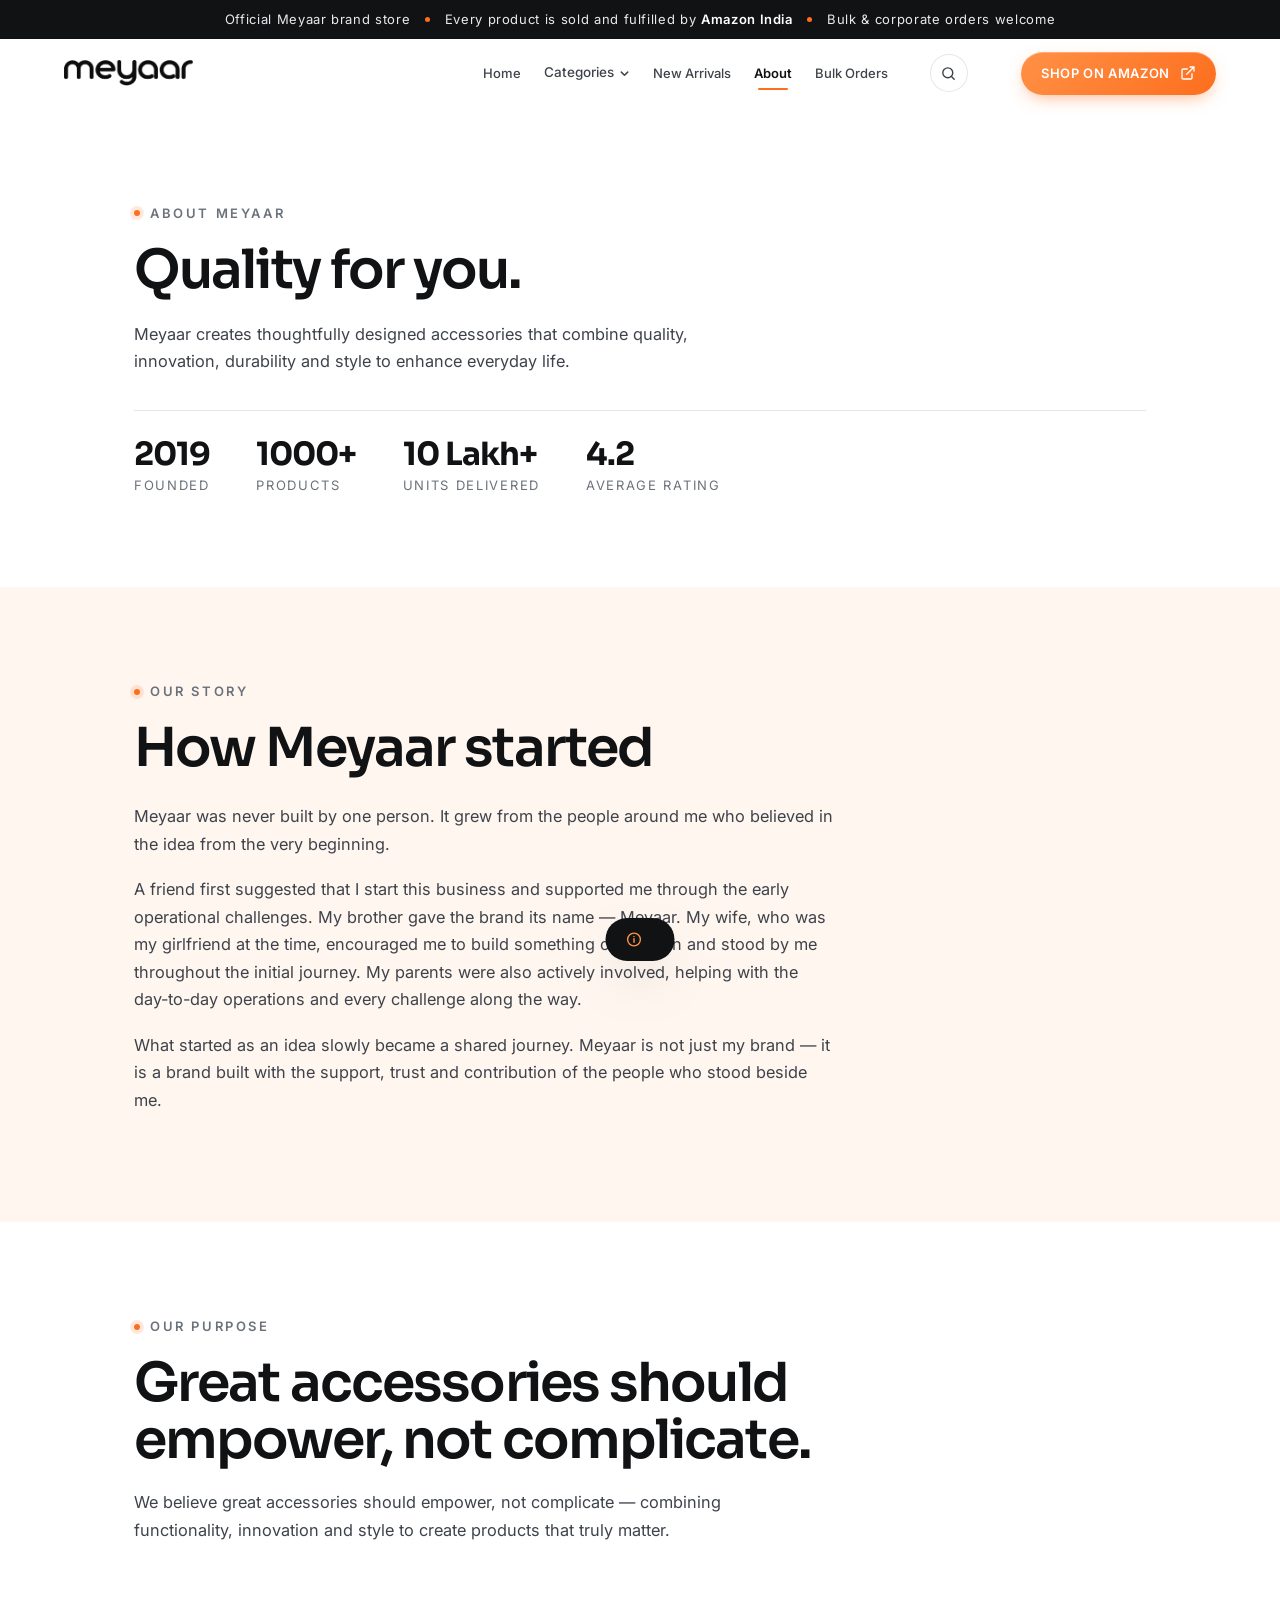
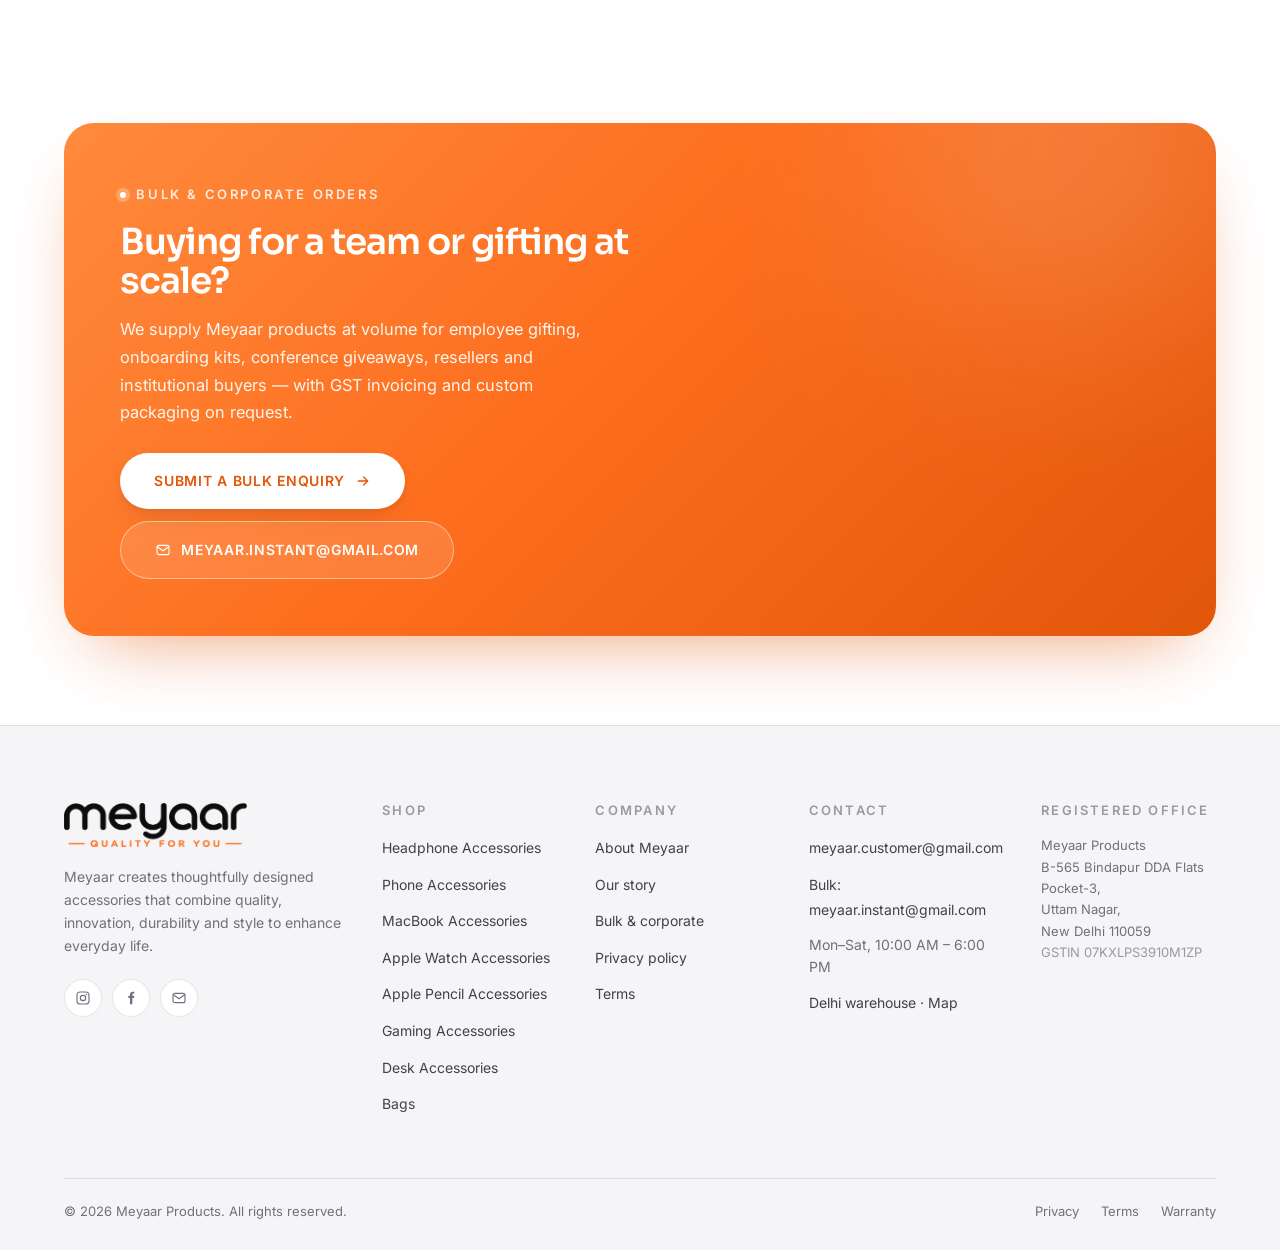
<file: about.html>
<!DOCTYPE html>
<html lang="en">
<head>
<meta charset="UTF-8">
<meta name="viewport" content="width=device-width, initial-scale=1.0">
<title>About — Meyaar</title>
<meta name="description" content="Meyaar creates thoughtfully designed accessories that combine quality, innovation, durability and style. Discover the range and shop on Amazon India.">
<meta property="og:site_name" content="Meyaar">
<meta property="og:type" content="website">
<meta property="og:title" content="About — Meyaar">
<meta property="og:description" content="Meyaar creates thoughtfully designed accessories that combine quality, innovation, durability and style. Discover the range and shop on Amazon India.">
<meta property="og:image" content="https://meyaar.in/logo-full.png">
<meta name="twitter:card" content="summary_large_image">
<link rel="canonical" href="https://meyaar.in/about.html">
<meta property="og:url" content="https://meyaar.in/about.html">
<link rel="icon" href="/favicon.ico" sizes="any">
<link rel="icon" type="image/png" sizes="32x32" href="/favicon-32.png">
<link rel="icon" type="image/png" sizes="512x512" href="/favicon-512.png">
<link rel="apple-touch-icon" href="/apple-touch-icon.png">
<meta name="theme-color" content="#FD6E1E">
<link rel="preconnect" href="https://fonts.googleapis.com">
<link rel="preconnect" href="https://fonts.gstatic.com" crossorigin>
<link href="https://fonts.googleapis.com/css2?family=Sora:wght@300;400;500;600;700;800&family=Inter:wght@300;400;500;600;700&display=swap" rel="stylesheet">
<link rel="stylesheet" href="style.css">
</head>
<body data-page="about">
<div class="progress" id="progress"></div>
<div id="app"></div>
<script src="site.js"></script>
</body>
</html>
</file>
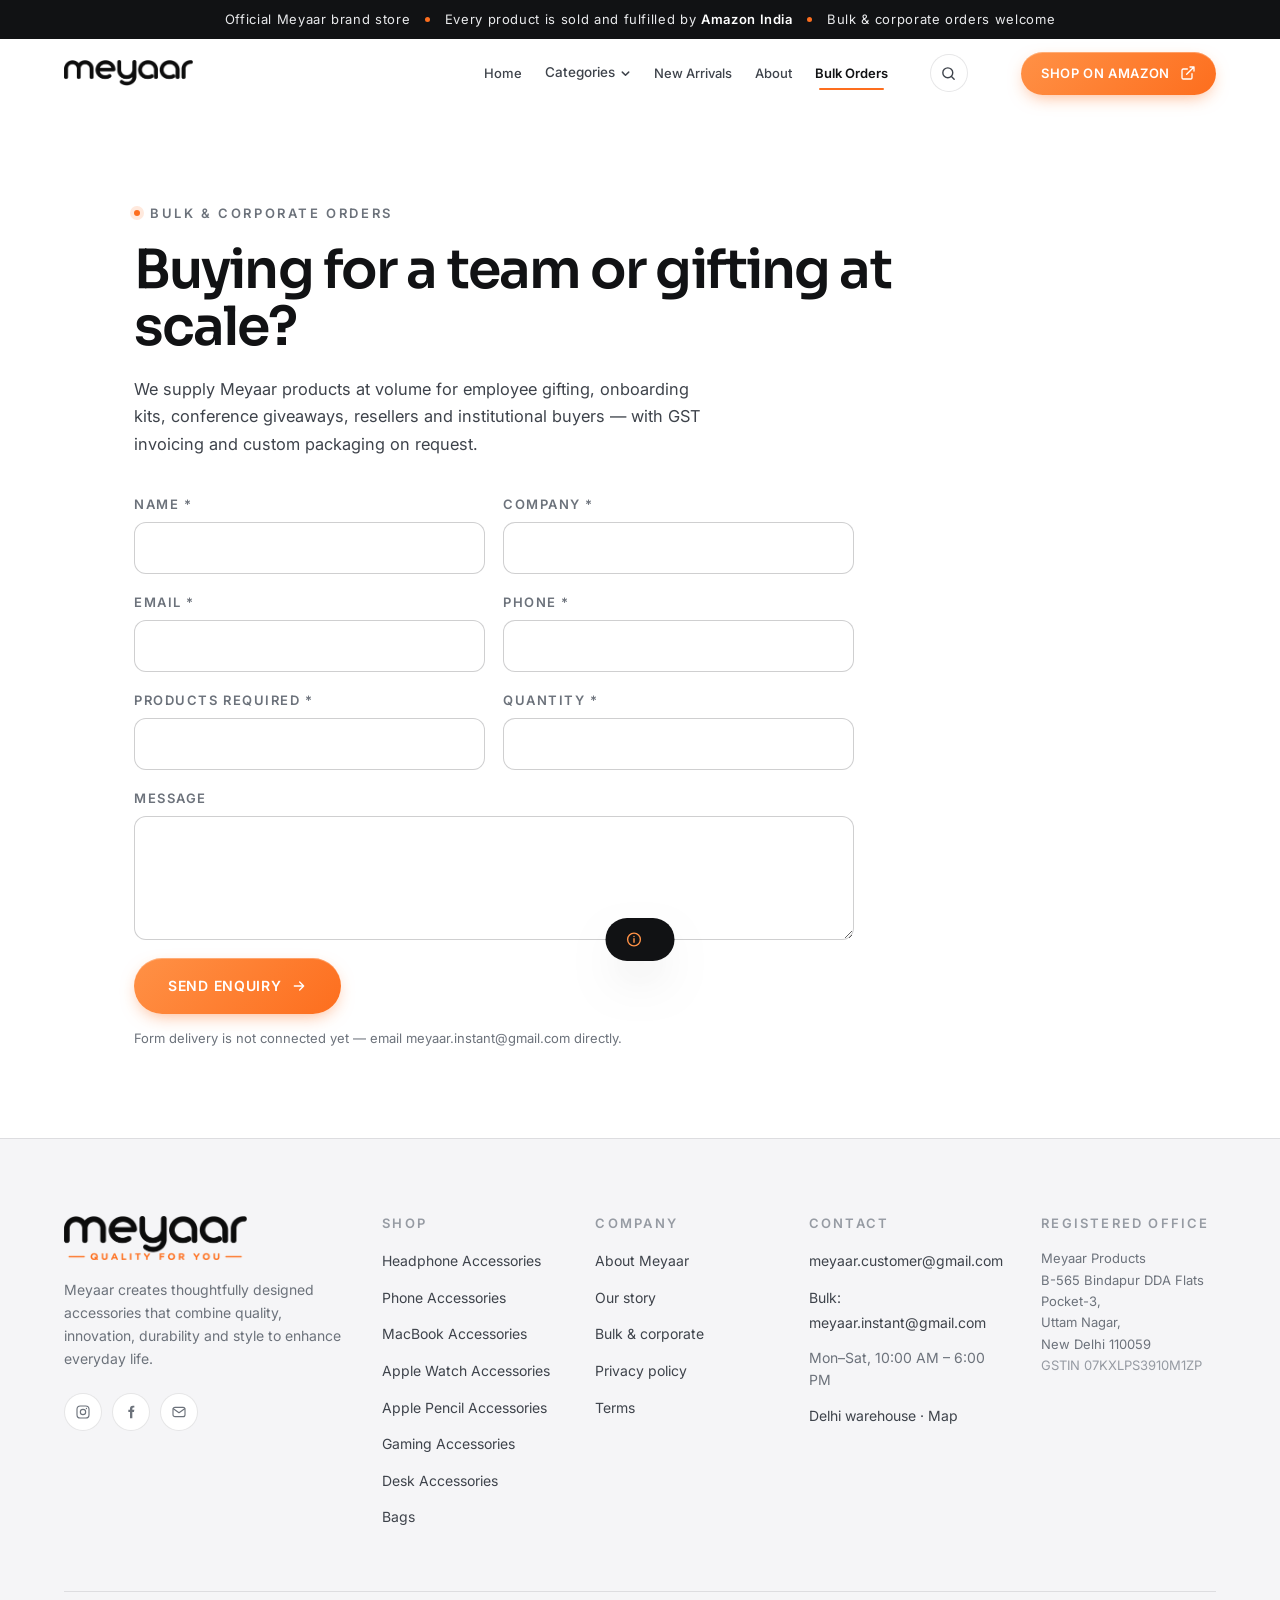
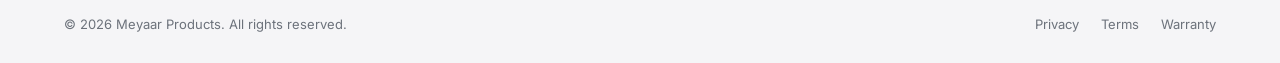
<file: bulk.html>
<!DOCTYPE html>
<html lang="en">
<head>
<meta charset="UTF-8">
<meta name="viewport" content="width=device-width, initial-scale=1.0">
<title>Bulk & Corporate Orders — Meyaar</title>
<meta name="description" content="Meyaar creates thoughtfully designed accessories that combine quality, innovation, durability and style. Discover the range and shop on Amazon India.">
<meta property="og:site_name" content="Meyaar">
<meta property="og:type" content="website">
<meta property="og:title" content="Bulk &amp; Corporate Orders — Meyaar">
<meta property="og:description" content="Meyaar creates thoughtfully designed accessories that combine quality, innovation, durability and style. Discover the range and shop on Amazon India.">
<meta property="og:image" content="https://meyaar.in/logo-full.png">
<meta name="twitter:card" content="summary_large_image">
<link rel="canonical" href="https://meyaar.in/bulk.html">
<meta property="og:url" content="https://meyaar.in/bulk.html">
<link rel="icon" href="/favicon.ico" sizes="any">
<link rel="icon" type="image/png" sizes="32x32" href="/favicon-32.png">
<link rel="icon" type="image/png" sizes="512x512" href="/favicon-512.png">
<link rel="apple-touch-icon" href="/apple-touch-icon.png">
<meta name="theme-color" content="#FD6E1E">
<link rel="preconnect" href="https://fonts.googleapis.com">
<link rel="preconnect" href="https://fonts.gstatic.com" crossorigin>
<link href="https://fonts.googleapis.com/css2?family=Sora:wght@300;400;500;600;700;800&family=Inter:wght@300;400;500;600;700&display=swap" rel="stylesheet">
<link rel="stylesheet" href="style.css">
</head>
<body data-page="bulk">
<div class="progress" id="progress"></div>
<div id="app"></div>
<script src="site.js"></script>
</body>
</html>
</file>
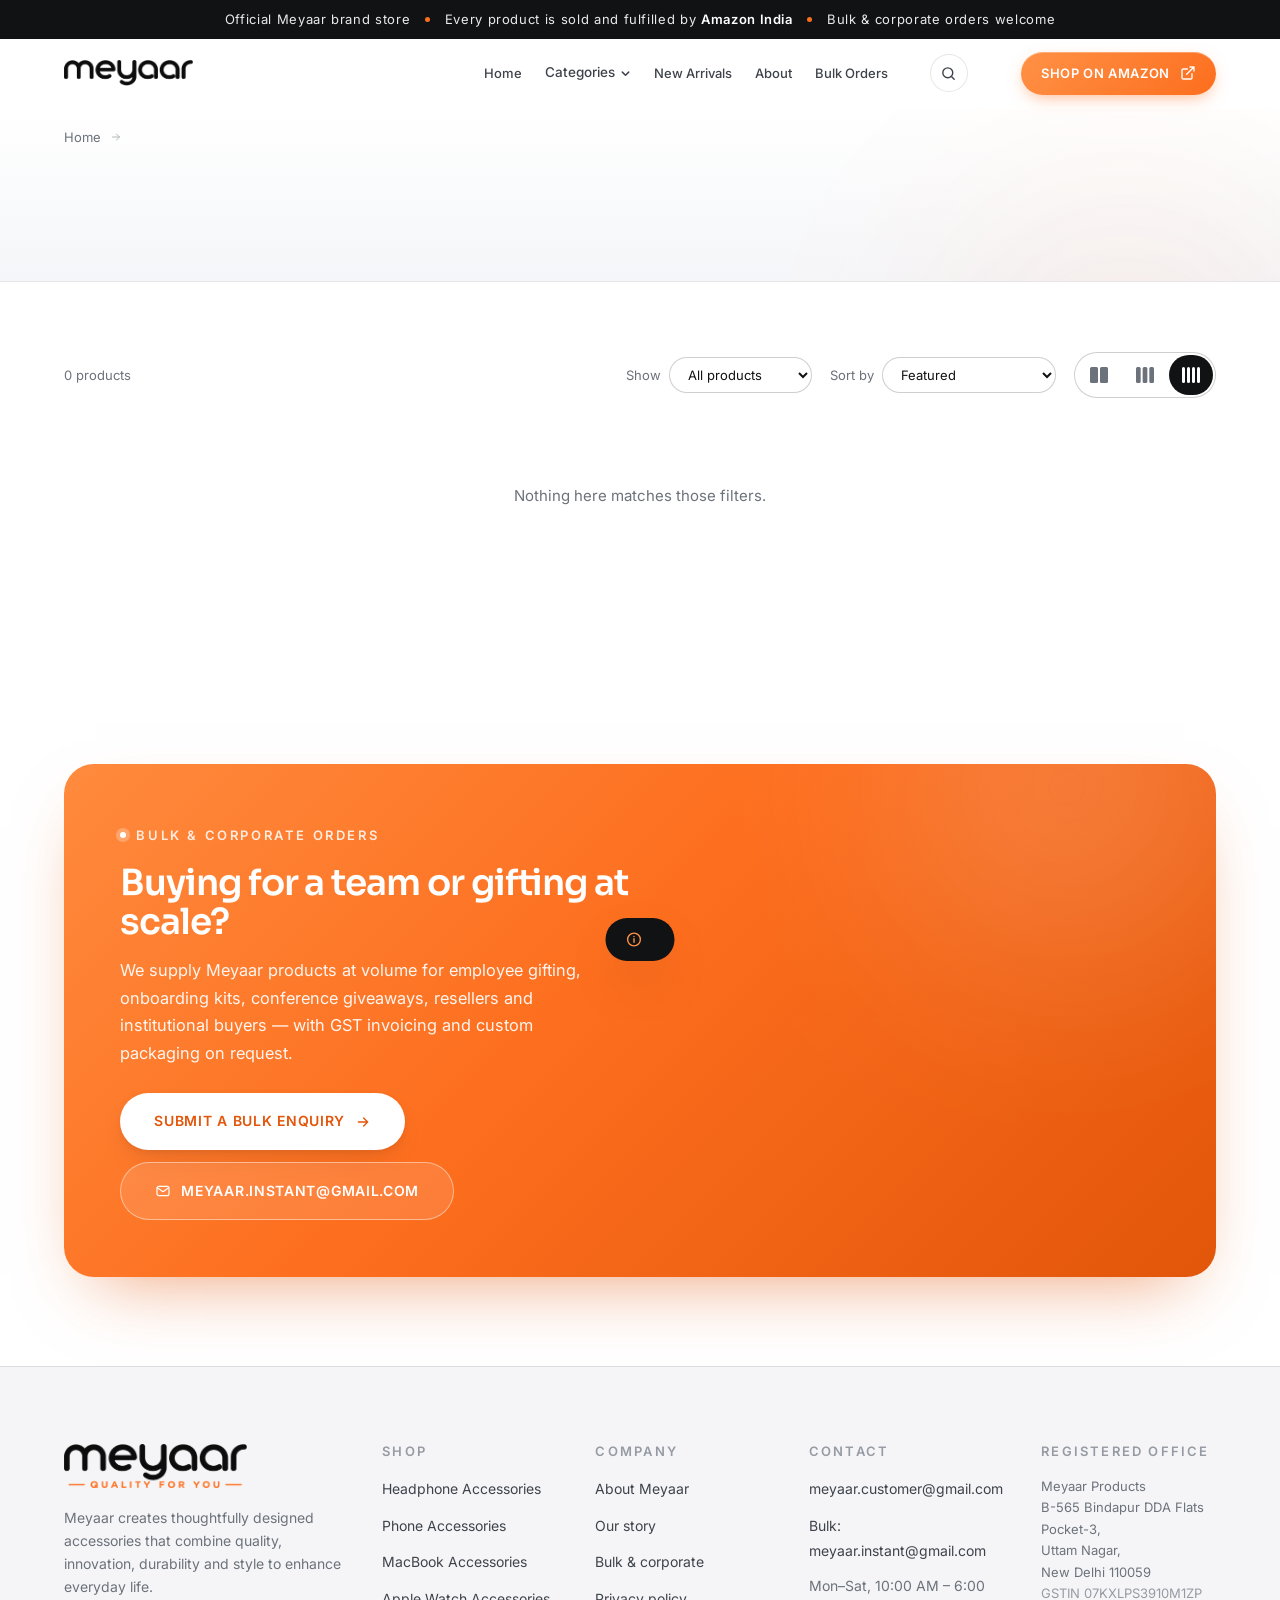
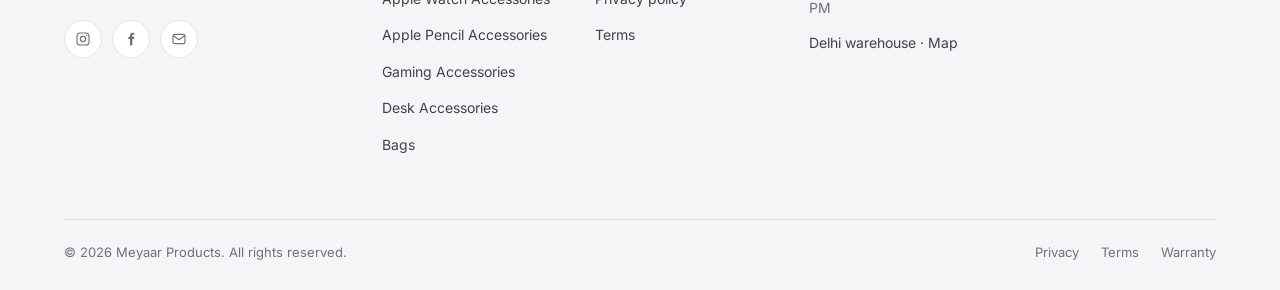
<file: category.html>
<!DOCTYPE html>
<html lang="en">
<head>
<meta charset="UTF-8">
<meta name="viewport" content="width=device-width, initial-scale=1.0">
<title>Shop — Meyaar</title>
<meta name="description" content="Meyaar creates thoughtfully designed accessories that combine quality, innovation, durability and style. Discover the range and shop on Amazon India.">
<meta property="og:site_name" content="Meyaar">
<meta property="og:type" content="website">
<meta property="og:title" content="Meyaar — Quality for you">
<meta property="og:description" content="Meyaar creates thoughtfully designed accessories that combine quality, innovation, durability and style. Discover the range and shop on Amazon India.">
<meta property="og:image" content="https://meyaar.in/logo-full.png">
<meta name="twitter:card" content="summary_large_image">
<link rel="icon" href="/favicon.ico" sizes="any">
<link rel="icon" type="image/png" sizes="32x32" href="/favicon-32.png">
<link rel="icon" type="image/png" sizes="512x512" href="/favicon-512.png">
<link rel="apple-touch-icon" href="/apple-touch-icon.png">
<meta name="theme-color" content="#FD6E1E">
<link rel="preconnect" href="https://fonts.googleapis.com">
<link rel="preconnect" href="https://fonts.gstatic.com" crossorigin>
<link href="https://fonts.googleapis.com/css2?family=Sora:wght@300;400;500;600;700;800&family=Inter:wght@300;400;500;600;700&display=swap" rel="stylesheet">
<link rel="stylesheet" href="style.css">
</head>
<body data-page="category">
<div class="progress" id="progress"></div>
<div id="app"></div>
<script src="site.js"></script>
</body>
</html>
</file>
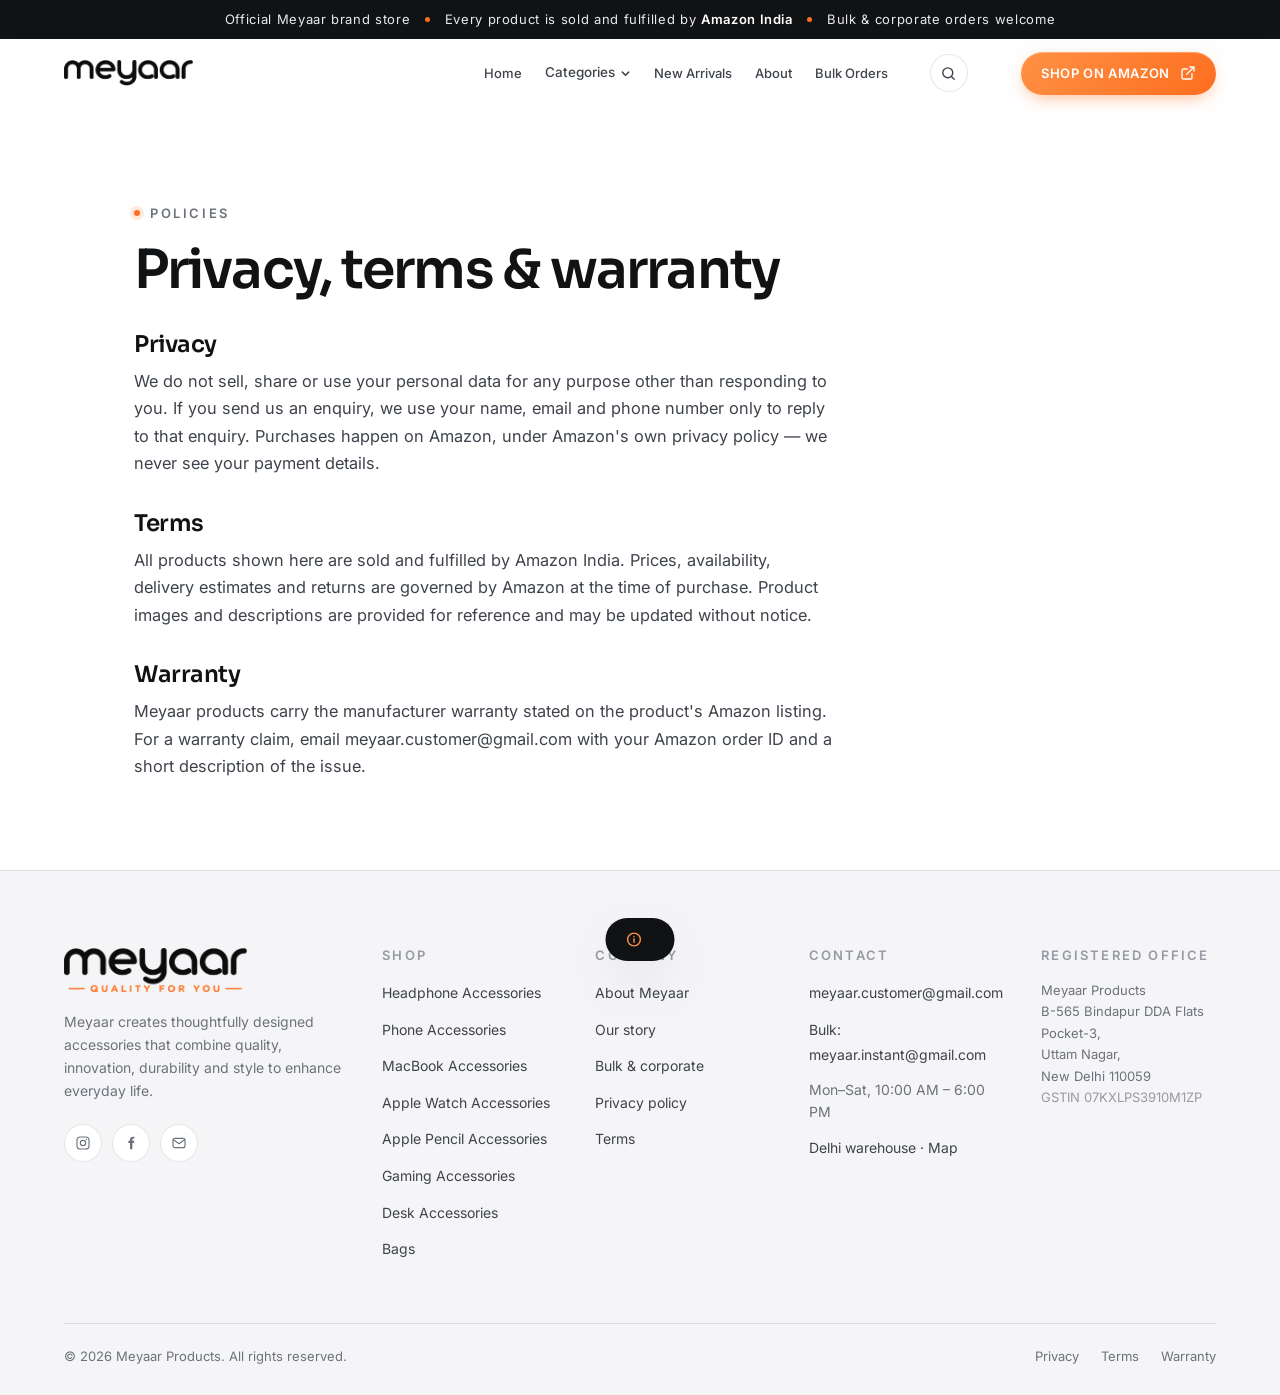
<file: policies.html>
<!DOCTYPE html>
<html lang="en">
<head>
<meta charset="UTF-8">
<meta name="viewport" content="width=device-width, initial-scale=1.0">
<title>Policies — Meyaar</title>
<meta name="description" content="Meyaar creates thoughtfully designed accessories that combine quality, innovation, durability and style. Discover the range and shop on Amazon India.">
<meta property="og:site_name" content="Meyaar">
<meta property="og:type" content="website">
<meta property="og:title" content="Policies — Meyaar">
<meta property="og:description" content="Meyaar creates thoughtfully designed accessories that combine quality, innovation, durability and style. Discover the range and shop on Amazon India.">
<meta property="og:image" content="https://meyaar.in/logo-full.png">
<meta name="twitter:card" content="summary_large_image">
<link rel="canonical" href="https://meyaar.in/policies.html">
<meta property="og:url" content="https://meyaar.in/policies.html">
<link rel="icon" href="/favicon.ico" sizes="any">
<link rel="icon" type="image/png" sizes="32x32" href="/favicon-32.png">
<link rel="icon" type="image/png" sizes="512x512" href="/favicon-512.png">
<link rel="apple-touch-icon" href="/apple-touch-icon.png">
<meta name="theme-color" content="#FD6E1E">
<link rel="preconnect" href="https://fonts.googleapis.com">
<link rel="preconnect" href="https://fonts.gstatic.com" crossorigin>
<link href="https://fonts.googleapis.com/css2?family=Sora:wght@300;400;500;600;700;800&family=Inter:wght@300;400;500;600;700&display=swap" rel="stylesheet">
<link rel="stylesheet" href="style.css">
</head>
<body data-page="policies">
<div class="progress" id="progress"></div>
<div id="app"></div>
<script src="site.js"></script>
</body>
</html>
</file>
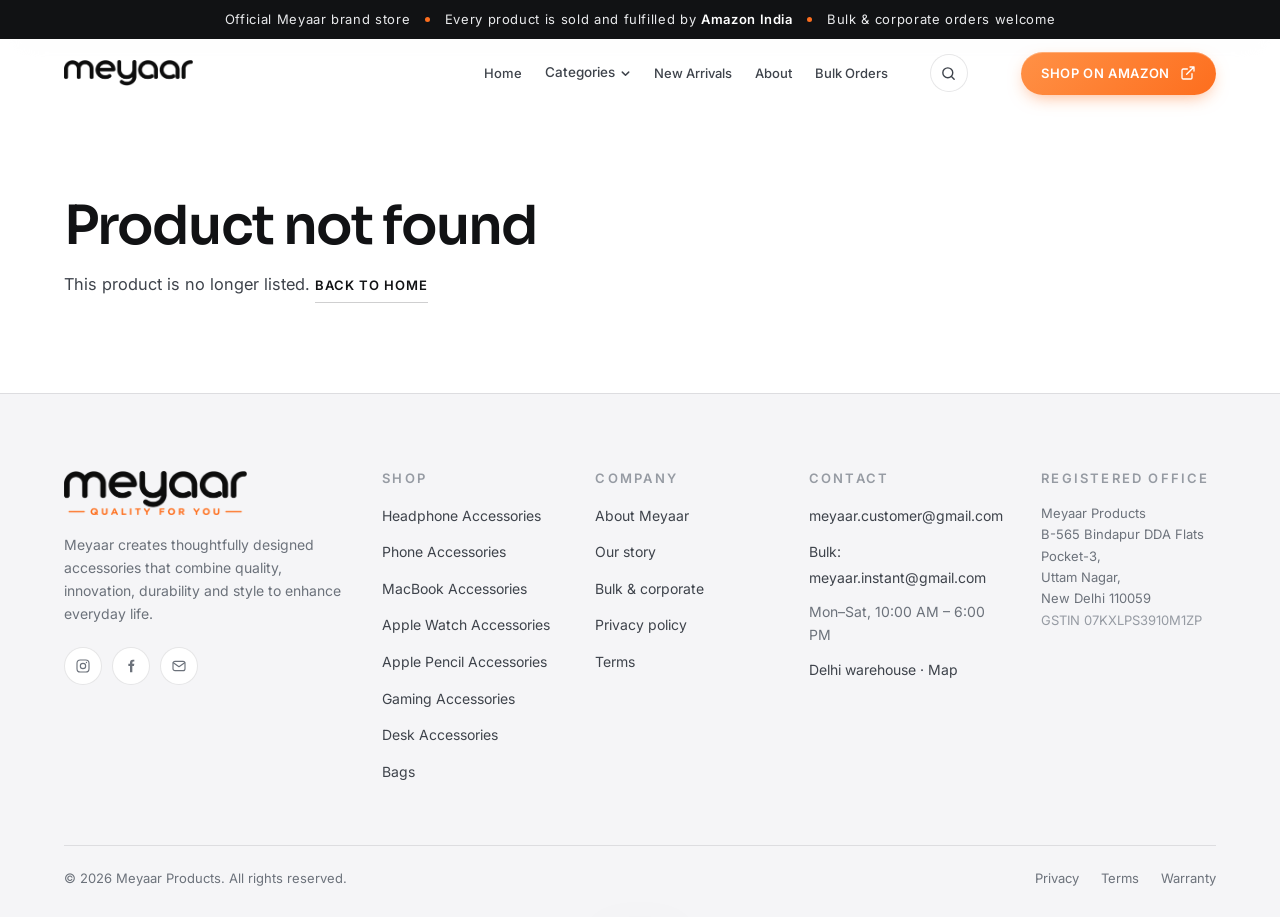
<file: product.html>
<!DOCTYPE html>
<html lang="en">
<head>
<meta charset="UTF-8">
<meta name="viewport" content="width=device-width, initial-scale=1.0">
<title>Product — Meyaar</title>
<meta name="description" content="Meyaar creates thoughtfully designed accessories that combine quality, innovation, durability and style. Discover the range and shop on Amazon India.">
<meta property="og:site_name" content="Meyaar">
<meta property="og:type" content="website">
<meta property="og:title" content="Meyaar — Quality for you">
<meta property="og:description" content="Meyaar creates thoughtfully designed accessories that combine quality, innovation, durability and style. Discover the range and shop on Amazon India.">
<meta property="og:image" content="https://meyaar.in/logo-full.png">
<meta name="twitter:card" content="summary_large_image">
<link rel="icon" href="/favicon.ico" sizes="any">
<link rel="icon" type="image/png" sizes="32x32" href="/favicon-32.png">
<link rel="icon" type="image/png" sizes="512x512" href="/favicon-512.png">
<link rel="apple-touch-icon" href="/apple-touch-icon.png">
<meta name="theme-color" content="#FD6E1E">
<link rel="preconnect" href="https://fonts.googleapis.com">
<link rel="preconnect" href="https://fonts.gstatic.com" crossorigin>
<link href="https://fonts.googleapis.com/css2?family=Sora:wght@300;400;500;600;700;800&family=Inter:wght@300;400;500;600;700&display=swap" rel="stylesheet">
<link rel="stylesheet" href="style.css">
</head>
<body data-page="product">
<div class="progress" id="progress"></div>
<div id="app"></div>
<script src="site.js"></script>
</body>
</html>
</file>
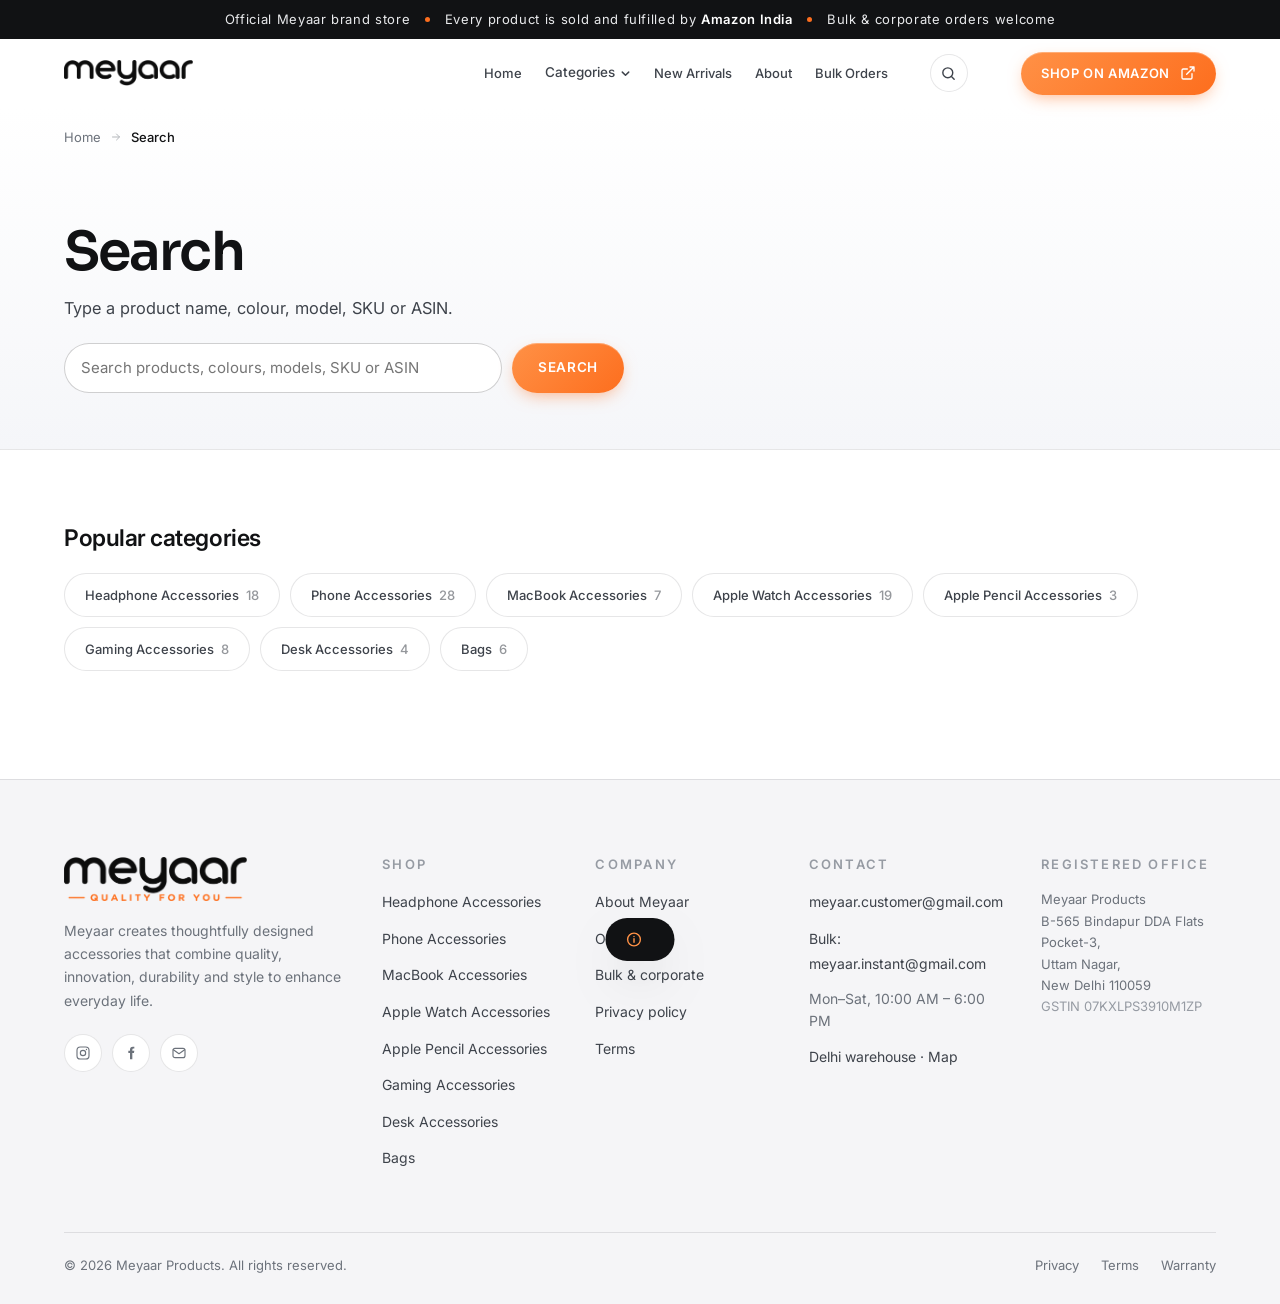
<file: search.html>
<!DOCTYPE html>
<html lang="en">
<head>
<meta charset="UTF-8">
<meta name="viewport" content="width=device-width, initial-scale=1.0">
<title>Search — Meyaar</title>
<meta name="description" content="Meyaar creates thoughtfully designed accessories that combine quality, innovation, durability and style. Discover the range and shop on Amazon India.">
<meta name="robots" content="noindex, follow">
<meta property="og:site_name" content="Meyaar">
<meta property="og:type" content="website">
<meta property="og:title" content="Meyaar — Quality for you">
<meta property="og:description" content="Meyaar creates thoughtfully designed accessories that combine quality, innovation, durability and style. Discover the range and shop on Amazon India.">
<meta property="og:image" content="https://meyaar.in/logo-full.png">
<meta name="twitter:card" content="summary_large_image">
<link rel="icon" href="/favicon.ico" sizes="any">
<link rel="icon" type="image/png" sizes="32x32" href="/favicon-32.png">
<link rel="icon" type="image/png" sizes="512x512" href="/favicon-512.png">
<link rel="apple-touch-icon" href="/apple-touch-icon.png">
<meta name="theme-color" content="#FD6E1E">
<link rel="preconnect" href="https://fonts.googleapis.com">
<link rel="preconnect" href="https://fonts.gstatic.com" crossorigin>
<link href="https://fonts.googleapis.com/css2?family=Sora:wght@300;400;500;600;700;800&family=Inter:wght@300;400;500;600;700&display=swap" rel="stylesheet">
<link rel="stylesheet" href="style.css">
</head>
<body data-page="search">
<div class="progress" id="progress"></div>
<div id="app"></div>
<script src="site.js"></script>
</body>
</html>
</file>
<file: style.css>
/* ============================================================
   MEYAAR — brand design system
   Ink #111214 · Meyaar Orange #FD6E1E
   ============================================================ */
:root{
  --bg:#FFFFFF; --bg-2:#F5F5F7; --bg-3:#FAFAFB;
  --tint-grey:#F4F5F7; --tint-cream:#FFF6EF; --tint-sand:#FAF4EC;
  --tint-cool:#EFF2F6; --tint-warm:#FDF1E8;

  --line:rgba(17,18,20,.10); --line-2:rgba(17,18,20,.20);
  --ink:#111214; --txt:#111214; --txt-2:#3E434B; --muted:#6C727B; --muted-2:#969BA3;

  --accent:#FD6E1E; --accent-lt:#FF9146; --accent-dk:#E2560A;
  --blue:#2A5CD0; --green:#1F9D6B;

  --r-sm:10px; --r-md:16px; --r-lg:22px; --r-xl:30px; --r-pill:999px;
  --sh-sm:0 1px 2px rgba(17,18,20,.05), 0 2px 8px rgba(17,18,20,.04);
  --sh-md:0 2px 6px rgba(17,18,20,.05), 0 12px 28px -10px rgba(17,18,20,.15);
  --sh-lg:0 4px 10px rgba(17,18,20,.05), 0 30px 60px -22px rgba(17,18,20,.24);

  --nav-h:70px; --pad-x:clamp(20px,5vw,72px); --maxw:1400px;
  --f-display:'Sora','SF Pro Display',-apple-system,BlinkMacSystemFont,'Segoe UI',sans-serif;
  --f-body:'Inter',-apple-system,BlinkMacSystemFont,'Segoe UI',Roboto,sans-serif;
  --ease:cubic-bezier(.22,.7,.28,1); --ease-out:cubic-bezier(.16,1,.3,1);
}
*,*::before,*::after{ box-sizing:border-box; }
html{ scroll-behavior:smooth; -webkit-text-size-adjust:100%; background:var(--bg); }
body{ margin:0; background:var(--bg); color:var(--txt); font-family:var(--f-body); font-size:16px; line-height:1.6;
  -webkit-font-smoothing:antialiased; -moz-osx-font-smoothing:grayscale; overflow-x:hidden; }
body.nav-open{ overflow:hidden; }
img,svg{ display:block; max-width:100%; }
a{ color:inherit; text-decoration:none; }
button{ font:inherit; color:inherit; background:none; border:0; cursor:pointer; }
ul{ margin:0; padding:0; list-style:none; }
h1,h2,h3,h4,h5{ font-family:var(--f-display); font-weight:600; margin:0; line-height:1.08; letter-spacing:-.025em; color:var(--ink); }
p{ margin:0; }
strong{ font-weight:600; }
table{ border-collapse:collapse; width:100%; }
::selection{ background:var(--accent); color:#fff; }
::-webkit-scrollbar{ width:11px; height:11px; }
::-webkit-scrollbar-track{ background:#fff; }
::-webkit-scrollbar-thumb{ background:#D6D9DE; border-radius:20px; border:3px solid #fff; }
::-webkit-scrollbar-thumb:hover{ background:#BCC0C7; }

.wrap{ width:100%; max-width:var(--maxw); margin-inline:auto; padding-inline:var(--pad-x); }
.wrap--narrow{ max-width:1140px; }
.section{ position:relative; padding:clamp(60px,7vw,110px) 0; }
.section--tight{ padding:clamp(48px,5.5vw,84px) 0; }
.band-grey{ background:var(--tint-grey); }
.band-cream{ background:var(--tint-cream); }
.band-sand{ background:var(--tint-sand); }
.band-cool{ background:var(--tint-cool); }
.band-warm{ background:var(--tint-warm); }

.eyebrow{ display:inline-flex; align-items:center; gap:10px; font-size:13px; font-weight:600;
  letter-spacing:.2em; text-transform:uppercase; color:var(--muted); margin-bottom:18px; }
.eyebrow::before{ content:''; width:6px; height:6px; border-radius:50%; background:var(--accent); box-shadow:0 0 0 4px rgba(253,110,30,.15); }
.eyebrow--ink::before{ background:var(--ink); box-shadow:0 0 0 4px rgba(17,18,20,.1); }

.h-xl{ font-size:clamp(38px,6.6vw,84px); font-weight:700; letter-spacing:-.04em; line-height:1.02; }
.h-lg{ font-size:clamp(30px,4.2vw,56px); font-weight:600; letter-spacing:-.035em; line-height:1.06; }
.h-md{ font-size:clamp(24px,2.8vw,36px); font-weight:600; letter-spacing:-.03em; }
.h-sm{ font-size:clamp(18px,1.9vw,23px); font-weight:600; letter-spacing:-.02em; }
.lede{ font-size:clamp(15.5px,1.28vw,18.5px); color:var(--txt-2); line-height:1.68; }
.muted{ color:var(--muted); }
.accent{ color:var(--accent); }
.sec-head{ display:flex; align-items:flex-end; justify-content:space-between; gap:40px; margin-bottom:clamp(28px,3.4vw,50px); flex-wrap:wrap; }
.sec-head p{ max-width:52ch; margin-top:16px; }

/* Buttons */
.btn{ position:relative; display:inline-flex; align-items:center; justify-content:center; gap:10px;
  padding:14px 26px; border-radius:var(--r-pill); font-size:13.5px; font-weight:600; letter-spacing:.05em;
  text-transform:uppercase; white-space:nowrap;
  transition:transform .4s var(--ease), box-shadow .4s var(--ease), background-color .3s, color .3s, border-color .3s; }
.btn svg{ width:16px; height:16px; flex:none; transition:transform .4s var(--ease); }
.btn:hover{ transform:translateY(-2px); }
.btn:active{ transform:translateY(0); }
.btn--amazon{ background:linear-gradient(135deg,var(--accent-lt),var(--accent)); color:#fff;
  box-shadow:0 6px 18px -6px rgba(253,110,30,.6), inset 0 1px 0 rgba(255,255,255,.28); }
.btn--amazon:hover{ box-shadow:0 14px 32px -10px rgba(253,110,30,.66); }
.btn--amazon:hover svg{ transform:translateX(3px); }
.btn--dark{ background:var(--ink); color:#fff; box-shadow:var(--sh-sm); }
.btn--dark:hover{ background:#000; box-shadow:var(--sh-md); }
.btn--ghost{ border:1px solid var(--line-2); color:var(--ink); background:rgba(255,255,255,.7); }
.btn--ghost:hover{ background:#fff; border-color:var(--ink); box-shadow:var(--sh-sm); }
.btn--onaccent{ border:1px solid rgba(255,255,255,.45); color:#fff; background:rgba(255,255,255,.12); }
.btn--onaccent:hover{ background:rgba(255,255,255,.22); border-color:#fff; }
.btn--lg{ padding:17px 34px; font-size:14px; }
.btn--xl{ padding:20px 40px; font-size:15px; }
.btn--sm{ padding:11px 20px; font-size:13px; }
.btn--full{ width:100%; }

.link-arrow{ display:inline-flex; align-items:center; gap:9px; font-size:13px; font-weight:600;
  letter-spacing:.08em; text-transform:uppercase; color:var(--ink); padding-bottom:5px;
  border-bottom:1.5px solid var(--line-2); transition:gap .35s var(--ease), border-color .35s, color .35s; }
.link-arrow svg{ width:14px; height:14px; }
.link-arrow:hover{ gap:14px; border-color:var(--accent); color:var(--accent); }

.glow{ position:absolute; border-radius:50%; pointer-events:none; z-index:0; filter:blur(80px); opacity:.6; }
.grid-overlay{ position:absolute; inset:0; z-index:0; pointer-events:none;
  background-image:linear-gradient(rgba(17,18,20,.05) 1px,transparent 1px),linear-gradient(90deg,rgba(17,18,20,.05) 1px,transparent 1px);
  background-size:76px 76px;
  mask-image:radial-gradient(ellipse 70% 60% at 50% 42%,#000 12%,transparent 76%);
  -webkit-mask-image:radial-gradient(ellipse 70% 60% at 50% 42%,#000 12%,transparent 76%); }

/* Reveal */
.rv{ opacity:0; transform:translateY(26px); transition:opacity .9s var(--ease-out), transform .9s var(--ease-out); }
.rv.in{ opacity:1; transform:none; }
.rv-l{ opacity:0; transform:translateX(-32px); transition:opacity 1s var(--ease-out), transform 1s var(--ease-out); }
.rv-l.in{ opacity:1; transform:none; }
.rv-r{ opacity:0; transform:translateX(32px); transition:opacity 1s var(--ease-out), transform 1s var(--ease-out); }
.rv-r.in{ opacity:1; transform:none; }
.rv-s{ opacity:0; transform:scale(.96); transition:opacity 1.1s var(--ease-out), transform 1.1s var(--ease-out); }
.rv-s.in{ opacity:1; transform:none; }
@media (max-width:920px){ .rv-l,.rv-r{ transform:translateY(24px); } }
@media (prefers-reduced-motion:reduce){ *{ animation:none !important; transition-duration:.01ms !important; }
  .rv,.rv-l,.rv-r,.rv-s{ opacity:1 !important; transform:none !important; } html{ scroll-behavior:auto; } }

/* Announcement + nav */
.announce{ position:relative; z-index:60; background:var(--ink); color:#E9EAEC; font-size:13px;
  letter-spacing:.05em; text-align:center; padding:9px 20px; }
.announce b{ color:#fff; font-weight:600; }
.announce .dot{ display:inline-block; width:5px; height:5px; border-radius:50%; background:var(--accent); margin:0 10px 2px; }

.nav{ position:sticky; top:0; z-index:100; height:var(--nav-h); display:flex; align-items:center;
  background:rgba(255,255,255,.78); backdrop-filter:blur(20px) saturate(180%); -webkit-backdrop-filter:blur(20px) saturate(180%);
  border-bottom:1px solid transparent; transition:border-color .45s, height .45s var(--ease), box-shadow .45s, background-color .45s; }
.nav.stuck{ height:60px; border-bottom-color:var(--line); background:rgba(255,255,255,.93); box-shadow:0 6px 24px -18px rgba(17,18,20,.5); }
.nav__inner{ width:100%; max-width:var(--maxw); margin-inline:auto; padding-inline:var(--pad-x); display:flex; align-items:center; gap:clamp(16px,2.6vw,42px); }
.brand{ display:flex; align-items:center; flex:none; }
.brand__logo{ height:26px; width:auto; transition:height .45s var(--ease); }
.nav.stuck .brand__logo{ height:23px; }
.nav__links{ display:flex; align-items:center; gap:clamp(2px,.9vw,7px); margin-left:auto; }
.nav__link{ position:relative; padding:9px 12px; border-radius:var(--r-sm); font-size:13.5px; font-weight:500; color:var(--txt-2); transition:color .3s; }
.nav__link::after{ content:''; position:absolute; left:12px; right:12px; bottom:3px; height:2px; background:var(--accent);
  border-radius:2px; transform:scaleX(0); transform-origin:left; transition:transform .45s var(--ease); }
.nav__link:hover{ color:var(--ink); }
.nav__link:hover::after{ transform:scaleX(1); }
.nav__link.active{ color:var(--ink); font-weight:600; }
.nav__link.active::after{ transform:scaleX(1); }
.nav__actions{ display:flex; align-items:center; gap:10px; flex:none; margin-left:clamp(8px,1.6vw,20px); }
.icon-btn{ width:38px; height:38px; display:grid; place-items:center; border-radius:50%; border:1px solid var(--line); color:var(--txt-2); transition:.3s; }
.icon-btn svg{ width:17px; height:17px; }
.icon-btn:hover{ background:var(--bg-2); color:var(--ink); border-color:var(--line-2); }
.burger{ display:none; position:relative; width:42px; height:42px; border-radius:var(--r-sm); }
.burger span{ position:absolute; left:50%; top:50%; width:20px; height:1.8px; margin-left:-10px; margin-top:-.9px;
  background:var(--ink); border-radius:2px; transition:transform .42s var(--ease), opacity .25s; }
.burger span:nth-child(1){ transform:translateY(-6px); }
.burger span:nth-child(3){ transform:translateY(6px); }
body.nav-open .burger span:nth-child(1){ transform:translateY(0) rotate(45deg); }
body.nav-open .burger span:nth-child(2){ opacity:0; transform:scaleX(.4); }
body.nav-open .burger span:nth-child(3){ transform:translateY(0) rotate(-45deg); }
.drawer{ position:fixed; inset:0; z-index:99; background:rgba(255,255,255,.98); backdrop-filter:blur(24px);
  padding:calc(var(--nav-h) + 30px) var(--pad-x) 34px; display:flex; flex-direction:column;
  opacity:0; visibility:hidden; transform:translateY(-12px);
  transition:opacity .45s var(--ease), transform .45s var(--ease), visibility .45s; overflow-y:auto; }
body.nav-open .drawer{ opacity:1; visibility:visible; transform:none; }
.drawer a.d-link{ display:flex; align-items:center; justify-content:space-between; font-family:var(--f-display);
  font-size:clamp(24px,6.2vw,34px); font-weight:600; letter-spacing:-.03em; padding:14px 0;
  border-bottom:1px solid var(--line); color:var(--ink); opacity:0; transform:translateY(16px); }
body.nav-open .drawer a.d-link{ animation:dIn .6s var(--ease-out) forwards; }
.drawer a.d-link span{ font-family:var(--f-body); font-size:13px; letter-spacing:.18em; color:var(--muted-2); text-transform:uppercase; }
@keyframes dIn{ to{ opacity:1; transform:none; } }
.drawer__cta{ margin-top:auto; padding-top:26px; display:flex; flex-direction:column; gap:12px; }
@media (max-width:1140px){ .nav__links{ display:none; } .burger{ display:block; margin-left:auto; } .nav__actions{ display:none; } }

/* Product cards */
.card{ position:relative; display:flex; flex-direction:column; background:#fff; border:1px solid var(--line);
  border-radius:var(--r-lg); overflow:hidden; transition:transform .55s var(--ease), border-color .55s, box-shadow .55s; }
.card:hover{ transform:translateY(-7px); border-color:rgba(17,18,20,.16); box-shadow:var(--sh-lg); }
.card__media{ position:relative; aspect-ratio:1/1; display:grid; place-items:center; padding:10%; overflow:hidden;
  background:linear-gradient(165deg,#F8F9FA 0%,#ECEEF1 100%); }
.card__media .prod{ width:100%; height:100%; transition:transform .8s var(--ease-out); filter:drop-shadow(0 20px 26px rgba(17,22,34,.18)); }
.card:hover .card__media .prod{ transform:scale(1.07) translateY(-5px); }
.card__badge{ position:absolute; top:14px; left:14px; z-index:2; padding:5px 11px; border-radius:var(--r-pill);
  font-size:13px; font-weight:700; letter-spacing:.12em; text-transform:uppercase; background:#fff;
  border:1px solid var(--line); color:var(--ink); box-shadow:var(--sh-sm); }
.card__badge--new{ background:var(--ink); border-color:transparent; color:#fff; }
.card__badge--best{ background:linear-gradient(135deg,var(--accent-lt),var(--accent)); border-color:transparent; color:#fff; }
.card__body{ padding:20px 22px 22px; display:flex; flex-direction:column; flex:1; gap:8px; border-top:1px solid var(--line); }
.card__cat{ font-size:13px; letter-spacing:.16em; text-transform:uppercase; color:var(--muted-2); }
.card__name{ font-family:var(--f-display); font-size:16.5px; font-weight:600; letter-spacing:-.02em; line-height:1.3; }
.card__desc{ font-size:13.2px; color:var(--muted); line-height:1.55; }
.card__meta{ display:flex; align-items:center; gap:8px; font-size:13px; color:var(--txt-2); }
.card__stars{ display:flex; gap:2px; color:var(--accent); }
.card__stars svg{ width:12px; height:12px; }
.card__foot{ margin-top:auto; padding-top:16px; display:flex; align-items:center; gap:10px; }
.card__swatches{ display:flex; gap:6px; }
.card__swatches i{ width:14px; height:14px; border-radius:50%; border:1px solid var(--line-2); display:block; }
.grid-4{ display:grid; grid-template-columns:repeat(4,1fr); gap:clamp(14px,1.6vw,24px); }
.grid-3{ display:grid; grid-template-columns:repeat(3,1fr); gap:clamp(14px,1.6vw,24px); }
.grid-2{ display:grid; grid-template-columns:repeat(2,1fr); gap:clamp(14px,1.6vw,24px); }
@media (max-width:1024px){ .grid-4{ grid-template-columns:repeat(2,1fr); } .grid-3{ grid-template-columns:repeat(2,1fr); } }
@media (max-width:620px){ .grid-4,.grid-3,.grid-2{ grid-template-columns:1fr; } }

/* Feature cards */
.feature-grid{ display:grid; grid-template-columns:1.32fr 1fr; gap:clamp(14px,1.6vw,24px); }
.feature-grid__col{ display:grid; gap:clamp(14px,1.6vw,24px); }
@media (max-width:960px){ .feature-grid{ grid-template-columns:1fr; } }
.fcard{ position:relative; overflow:hidden; border-radius:var(--r-xl); border:1px solid var(--line);
  display:flex; flex-direction:column; justify-content:flex-end; min-height:340px; padding:clamp(24px,3vw,42px);
  transition:transform .6s var(--ease), border-color .6s, box-shadow .6s; }
.fcard:hover{ transform:translateY(-6px); box-shadow:var(--sh-lg); border-color:rgba(17,18,20,.16); }
.fcard--tall{ min-height:100%; }
.fcard__bg{ position:absolute; inset:0; z-index:0; }
.fcard__art{ position:absolute; z-index:2; right:-1%; top:4%; width:46%;
  filter:drop-shadow(0 30px 38px rgba(17,22,34,.2)); transition:transform .9s var(--ease-out); }
.fcard:hover .fcard__art{ transform:translateY(-5px) scale(1.06); }
.fcard--tall .fcard__art{ right:auto; left:50%; top:34%; width:64%; transform:translate(-50%,-50%); }
.fcard--tall:hover .fcard__art{ transform:translate(-50%,-53%) scale(1.06); }
.fcard--center .fcard__art{ right:auto; left:50%; top:33%; width:66%; transform:translate(-50%,-50%); }
.fcard--center:hover .fcard__art{ transform:translate(-50%,-53%) scale(1.06); }
.fcard__scrim{ position:absolute; inset:0; z-index:1; pointer-events:none;
  background:linear-gradient(100deg,rgba(255,255,255,.9) 6%,rgba(255,255,255,.5) 40%,rgba(255,255,255,0) 68%); }
.fcard--tall .fcard__scrim,.fcard--center .fcard__scrim{
  background:linear-gradient(to top,rgba(255,255,255,.94) 12%,rgba(255,255,255,.55) 44%,rgba(255,255,255,0) 74%); }
.fcard__inner{ position:relative; z-index:3; max-width:min(430px,90%); }
.fcard h3{ margin:8px 0 12px; }
.fcard p{ color:var(--txt-2); font-size:14.5px; line-height:1.6; margin-bottom:22px; }
.fcard__ctas{ display:flex; gap:10px; flex-wrap:wrap; }

/* Category tiles */
.cat-grid{ display:grid; grid-template-columns:repeat(4,1fr); gap:clamp(12px,1.3vw,18px); }
@media (max-width:1024px){ .cat-grid{ grid-template-columns:repeat(3,1fr); } }
@media (max-width:720px){ .cat-grid{ grid-template-columns:repeat(2,1fr); } }
.cat{ position:relative; overflow:hidden; border-radius:var(--r-lg); border:1px solid var(--line); background:#fff;
  padding:24px 22px; min-height:200px; display:flex; flex-direction:column; justify-content:space-between;
  transition:transform .5s var(--ease), border-color .5s, box-shadow .5s; }
.cat::before{ content:''; position:absolute; inset:0; opacity:0; transition:opacity .5s var(--ease);
  background:radial-gradient(ellipse 100% 100% at 78% 112%,rgba(253,110,30,.16),transparent 64%); }
.cat:hover{ transform:translateY(-5px); box-shadow:var(--sh-md); border-color:rgba(17,18,20,.16); }
.cat:hover::before{ opacity:1; }
.cat__icon{ position:relative; z-index:2; width:58px; height:58px; transition:transform .5s var(--ease); filter:drop-shadow(0 8px 12px rgba(17,22,34,.14)); }
.cat:hover .cat__icon{ transform:translateY(-3px) scale(1.07); }
.cat__name{ position:relative; z-index:2; font-family:var(--f-display); font-size:16.5px; font-weight:600; letter-spacing:-.02em; }
.cat__count{ position:relative; z-index:2; font-size:13px; letter-spacing:.11em; text-transform:uppercase; color:var(--muted-2); margin-top:4px; }
.cat__arrow{ position:absolute; z-index:2; top:22px; right:22px; width:28px; height:28px; display:grid; place-items:center;
  border-radius:50%; border:1px solid var(--line); color:var(--muted); opacity:0; transform:translate(-4px,4px); transition:.5s var(--ease); }
.cat:hover .cat__arrow{ opacity:1; transform:none; color:var(--ink); border-color:var(--line-2); }
.cat__arrow svg{ width:13px; height:13px; }

/* Rail */
.rail__track{ display:grid; grid-auto-flow:column; grid-auto-columns:minmax(270px,1fr); gap:clamp(14px,1.6vw,22px);
  overflow-x:auto; scroll-snap-type:x mandatory; padding-bottom:14px; scrollbar-width:none; }
.rail__track::-webkit-scrollbar{ display:none; }
.rail__track > *{ scroll-snap-align:start; }
.rail__nav{ display:flex; gap:9px; }
.rail__btn{ width:44px; height:44px; border-radius:50%; display:grid; place-items:center; border:1px solid var(--line-2);
  color:var(--ink); background:#fff; transition:.3s; }
.rail__btn svg{ width:16px; height:16px; }
.rail__btn:hover{ background:var(--ink); color:#fff; border-color:var(--ink); box-shadow:var(--sh-md); }
.rail__btn:disabled{ opacity:.3; cursor:default; }
.rail__btn:disabled:hover{ background:#fff; color:var(--ink); border-color:var(--line-2); box-shadow:none; }

/* Split sections */
.split{ position:relative; display:grid; grid-template-columns:1fr 1fr; gap:clamp(28px,4.6vw,76px); align-items:center; }
.split--rev .split__copy{ order:2; }
@media (max-width:900px){ .split{ grid-template-columns:1fr; gap:34px; } .split--rev .split__copy{ order:0; } }
.split__art{ position:relative; aspect-ratio:4/3.4; border-radius:var(--r-xl); overflow:hidden; border:1px solid var(--line);
  display:grid; place-items:center; padding:8%; background:linear-gradient(160deg,#FFFFFF,#ECEEF2); }
.split__art .prod{ width:74%; z-index:2; filter:drop-shadow(0 38px 46px rgba(17,22,34,.24)); transition:transform 1s var(--ease-out); }
.split__art:hover .prod{ transform:scale(1.05) translateY(-8px); }
.split ul.feat{ display:grid; gap:12px; margin:22px 0 28px; }
.split ul.feat li{ display:flex; gap:12px; align-items:flex-start; font-size:14.5px; color:var(--txt-2); }
.split ul.feat li svg{ width:17px; height:17px; flex:none; margin-top:3px; color:var(--accent); }
.split__ctas{ display:flex; gap:12px; flex-wrap:wrap; }
.chiprow{ display:flex; gap:9px; flex-wrap:wrap; margin-bottom:24px; }
.chip{ padding:7px 14px; border-radius:var(--r-pill); border:1px solid var(--line); font-size:13px;
  color:var(--txt-2); background:rgba(255,255,255,.8); transition:.3s var(--ease); }
.chip:hover{ border-color:var(--ink); color:var(--ink); background:#fff; }

/* Story / why */
.story-steps{ display:grid; grid-template-columns:repeat(3,1fr); gap:clamp(18px,2.2vw,32px); margin-top:clamp(32px,4vw,56px); }
@media (max-width:860px){ .story-steps{ grid-template-columns:1fr; } }
.story-step{ padding:30px 28px; border:1px solid var(--line); border-radius:var(--r-lg); background:#fff; transition:.5s var(--ease); }
.story-step:hover{ box-shadow:var(--sh-md); transform:translateY(-5px); }
.story-step__n{ font-family:var(--f-display); font-size:13px; font-weight:700; letter-spacing:.18em; color:var(--accent); margin-bottom:16px; display:block; }
.story-step h4{ font-size:19px; font-weight:600; margin-bottom:10px; }
.story-step p{ font-size:14px; color:var(--muted); line-height:1.62; }
.why-grid{ display:grid; grid-template-columns:repeat(4,1fr); gap:1px; background:var(--line); border:1px solid var(--line); border-radius:var(--r-lg); overflow:hidden; }
@media (max-width:1024px){ .why-grid{ grid-template-columns:repeat(2,1fr); } }
@media (max-width:560px){ .why-grid{ grid-template-columns:1fr; } }
.why{ background:#fff; padding:clamp(26px,2.8vw,38px); transition:background-color .5s; }
.why:hover{ background:var(--bg-3); }
.why__icon{ width:32px; height:32px; color:var(--accent); margin-bottom:20px; }
.why h4{ font-size:18px; font-weight:600; margin-bottom:10px; }
.why p{ font-size:13.8px; color:var(--muted); line-height:1.62; }
.stat b{ display:block; font-family:var(--f-display); font-size:clamp(23px,2.5vw,33px); font-weight:700; letter-spacing:-.03em; line-height:1.1; }
.stat span{ font-size:13px; letter-spacing:.13em; text-transform:uppercase; color:var(--muted); }
.bs-quote{ font-family:var(--f-display); font-size:clamp(22px,2.9vw,38px); font-weight:300; letter-spacing:-.03em; line-height:1.3; }
.bs-quote b{ font-weight:600; }
.bs-meta{ display:flex; gap:clamp(22px,3.6vw,54px); flex-wrap:wrap; margin-top:34px; padding-top:26px; border-top:1px solid var(--line); }

/* Bulk */
.bulk{ position:relative; overflow:hidden; border-radius:var(--r-xl);
  background:linear-gradient(135deg,#FF8A3D 0%,#FD6E1E 46%,#E2560A 100%); color:#fff;
  padding:clamp(32px,4.4vw,62px); display:grid; grid-template-columns:1.25fr .75fr; gap:clamp(26px,3.6vw,52px);
  align-items:center; box-shadow:0 30px 70px -32px rgba(226,86,10,.6); }
@media (max-width:860px){ .bulk{ grid-template-columns:1fr; } }
.bulk h2,.bulk h4{ color:#fff; }
.bulk .lede{ color:rgba(255,255,255,.93); }
.bulk .eyebrow{ color:rgba(255,255,255,.85); }
.bulk .eyebrow::before{ background:#fff; box-shadow:0 0 0 4px rgba(255,255,255,.25); }
.bulk .glow{ width:620px; height:620px; top:-56%; right:-14%; background:radial-gradient(circle,rgba(255,255,255,.32),transparent 66%); }
.bulk__inner{ position:relative; z-index:2; }
.bulk__list{ display:grid; grid-template-columns:repeat(2,1fr); gap:12px 22px; margin:22px 0 30px; }
@media (max-width:560px){ .bulk__list{ grid-template-columns:1fr; } }
.bulk__list li{ display:flex; gap:10px; align-items:center; font-size:14px; color:rgba(255,255,255,.95); }
.bulk__list li svg{ width:16px; height:16px; color:#fff; flex:none; }
.bulk__card{ position:relative; z-index:2; background:rgba(255,255,255,.16); border:1px solid rgba(255,255,255,.32);
  border-radius:var(--r-lg); padding:26px; backdrop-filter:blur(14px); }
.bulk__card h4{ font-size:16px; font-weight:600; margin-bottom:14px; }
.bulk__row{ display:flex; justify-content:space-between; gap:16px; padding:10px 0; border-bottom:1px dashed rgba(255,255,255,.26); font-size:13.5px; }
.bulk__row:last-of-type{ border-bottom:0; }
.bulk__row span{ color:rgba(255,255,255,.82); }
.bulk__row b{ font-weight:600; color:#fff; }
.btn--white{ background:#fff; color:var(--accent-dk); box-shadow:var(--sh-md); }
.btn--white:hover{ background:#fff; box-shadow:0 16px 34px -12px rgba(0,0,0,.35); }

/* Footer */
.footer{ background:var(--bg-2); border-top:1px solid var(--line); padding-top:clamp(50px,6vw,84px); }
.foot-grid{ display:grid; grid-template-columns:1.6fr repeat(4,1fr); gap:clamp(24px,3vw,44px); padding-bottom:50px; }
@media (max-width:980px){ .foot-grid{ grid-template-columns:repeat(2,1fr); } }
@media (max-width:560px){ .foot-grid{ grid-template-columns:1fr; gap:30px; } }
.foot-brand img{ height:44px; width:auto; }
.foot-brand p{ font-size:14px; color:var(--muted); max-width:34ch; margin:18px 0 22px; line-height:1.65; }
.foot h5{ font-size:13px; font-weight:600; letter-spacing:.17em; text-transform:uppercase; color:var(--muted-2); margin-bottom:18px; font-family:var(--f-body); }
.foot li{ margin-bottom:11px; }
.foot a{ font-size:14px; color:var(--txt-2); transition:color .3s; }
.foot a:hover{ color:var(--accent); }
.socials{ display:flex; gap:10px; }
.socials a{ width:38px; height:38px; border-radius:50%; border:1px solid var(--line); display:grid; place-items:center;
  color:var(--muted); background:#fff; transition:.3s; }
.socials a:hover{ color:var(--accent); border-color:var(--line-2); box-shadow:var(--sh-sm); }
.socials svg{ width:16px; height:16px; }
.foot-bar{ border-top:1px solid var(--line); padding:22px 0 28px; display:flex; justify-content:space-between;
  align-items:center; gap:18px; flex-wrap:wrap; font-size:13px; color:var(--muted); }
.foot-bar__links{ display:flex; gap:22px; flex-wrap:wrap; }

/* Toast + notes */
.toast{ position:fixed; left:50%; bottom:30px; z-index:9999; transform:translate(-50%,calc(100% + 48px));
  display:flex; align-items:center; gap:12px; padding:13px 20px; border-radius:var(--r-pill);
  background:var(--ink); color:#fff; box-shadow:0 22px 50px -18px rgba(17,18,20,.55); font-size:13.5px;
  max-width:calc(100vw - 40px); transition:transform .55s var(--ease-out); }
.toast.show{ transform:translate(-50%,0); }
.toast svg{ width:17px; height:17px; color:var(--accent-lt); flex:none; }
.proto-note{ position:fixed; right:14px; bottom:14px; z-index:9997; font-size:13px; letter-spacing:.13em;
  text-transform:uppercase; color:var(--muted); background:rgba(255,255,255,.92); border:1px solid var(--line);
  border-radius:var(--r-pill); padding:7px 14px; backdrop-filter:blur(10px); pointer-events:none; box-shadow:var(--sh-sm); }
@media (max-width:700px){ .proto-note{ display:none; } }
.progress{ position:fixed; top:0; left:0; height:2.5px; z-index:9999; width:0%; background:var(--accent); transition:width .1s linear; }
.ph-tag{ position:absolute; z-index:4; top:12px; right:12px; font-size:13px; letter-spacing:.14em; text-transform:uppercase;
  color:var(--muted-2); background:rgba(255,255,255,.88); border:1px dashed var(--line-2); border-radius:var(--r-pill); padding:4px 10px; }

/* ============================================================
   HERO + marquee
   ============================================================ */
.hero{ position:relative; min-height:clamp(600px,92vh,960px); display:flex; align-items:center; overflow:hidden;
  background:linear-gradient(180deg,#FFFFFF 0%,#FDF8F3 55%,#F8EFE6 100%); }
.hero__bg{ position:absolute; inset:0; z-index:0; }
.hero__bg .glow.g1{ width:780px; height:780px; top:-240px; left:-160px; background:radial-gradient(circle,rgba(253,110,30,.26),transparent 66%); animation:float1 18s ease-in-out infinite; }
.hero__bg .glow.g2{ width:660px; height:660px; bottom:-260px; right:-120px; background:radial-gradient(circle,rgba(255,145,70,.22),transparent 66%); animation:float2 22s ease-in-out infinite; }
.hero__bg .glow.g3{ width:520px; height:520px; top:22%; left:46%; background:radial-gradient(circle,rgba(42,92,208,.1),transparent 68%); animation:float1 26s ease-in-out infinite reverse; }
@keyframes float1{ 0%,100%{ transform:translate(0,0) scale(1); } 50%{ transform:translate(58px,42px) scale(1.09); } }
@keyframes float2{ 0%,100%{ transform:translate(0,0) scale(1); } 50%{ transform:translate(-54px,-38px) scale(1.12); } }
.hero__inner{ position:relative; z-index:2; width:100%; max-width:var(--maxw); margin-inline:auto;
  padding:clamp(76px,8.5vh,124px) var(--pad-x) clamp(54px,7vh,82px);
  display:grid; grid-template-columns:minmax(0,1.02fr) minmax(0,.98fr); gap:clamp(26px,4.6vw,62px); align-items:center; }
.hero__pill{ display:inline-flex; align-items:center; gap:10px; padding:6px 14px 6px 6px; border-radius:var(--r-pill);
  border:1px solid var(--line); background:rgba(255,255,255,.88); font-size:13px; color:var(--txt-2);
  margin-bottom:26px; box-shadow:var(--sh-sm); }
.hero__pill b{ background:var(--ink); color:#fff; font-size:13px; font-weight:700; letter-spacing:.12em;
  text-transform:uppercase; padding:4px 10px; border-radius:var(--r-pill); }
.hero h1{ margin-bottom:24px; }
.hero h1 .line{ display:block; overflow:hidden; }
.hero h1 .line i{ display:block; font-style:normal; transform:translateY(105%); opacity:0; animation:lineUp 1.15s var(--ease-out) forwards; }
.hero h1 .line:nth-child(2) i{ animation-delay:.13s; }
.hero h1 .line:nth-child(3) i{ animation-delay:.26s; }
@keyframes lineUp{ to{ transform:none; opacity:1; } }
.hero__sub{ max-width:46ch; margin-bottom:34px; opacity:0; animation:fadeUp 1s var(--ease-out) .45s forwards; }
.hero__ctas{ display:flex; gap:14px; flex-wrap:wrap; opacity:0; animation:fadeUp 1s var(--ease-out) .6s forwards; }
@keyframes fadeUp{ from{ opacity:0; transform:translateY(18px); } to{ opacity:1; transform:none; } }
@keyframes fadeIn{ from{ opacity:0; } to{ opacity:1; } }
.hero__stats{ display:flex; gap:clamp(22px,3.6vw,50px); margin-top:46px; padding-top:26px; border-top:1px solid var(--line);
  flex-wrap:wrap; opacity:0; animation:fadeUp 1s var(--ease-out) .8s forwards; }
.hero__visual{ position:relative; aspect-ratio:1/1; display:grid; place-items:center; opacity:0;
  animation:fadeIn 1.3s var(--ease-out) .35s forwards; transition:transform .5s var(--ease-out); }
.hero__ring{ position:absolute; inset:6%; border-radius:50%; border:1px solid rgba(17,18,20,.12);
  mask-image:conic-gradient(from 0deg,#000,transparent 55%,#000);
  -webkit-mask-image:conic-gradient(from 0deg,#000,transparent 55%,#000); animation:spin 26s linear infinite; }
.hero__ring.r2{ inset:17%; animation-duration:34s; animation-direction:reverse; border-color:rgba(253,110,30,.3); }
.hero__ring.r3{ inset:28%; animation-duration:44s; border-color:rgba(17,18,20,.1); }
@keyframes spin{ to{ transform:rotate(360deg); } }
.hero__prod{ position:relative; z-index:2; width:72%; filter:drop-shadow(0 44px 54px rgba(17,22,34,.24)); animation:bob 7s ease-in-out infinite; }
@keyframes bob{ 0%,100%{ transform:translateY(0) rotate(-1deg); } 50%{ transform:translateY(-16px) rotate(1deg); } }
.hero__tag{ position:absolute; z-index:3; display:flex; align-items:center; gap:9px; padding:9px 15px; border-radius:var(--r-pill);
  background:rgba(255,255,255,.94); border:1px solid var(--line); backdrop-filter:blur(14px);
  font-size:13px; font-weight:500; white-space:nowrap; color:var(--ink); box-shadow:var(--sh-md); }
.hero__tag i{ width:6px; height:6px; border-radius:50%; background:var(--accent); flex:none; }
.hero__tag.t1{ top:14%; left:-3%; animation:bob 8s ease-in-out infinite .4s; }
.hero__tag.t2{ bottom:27%; right:-5%; animation:bob 9s ease-in-out infinite 1.1s; }
.hero__tag.t3{ bottom:8%; left:6%; animation:bob 7.5s ease-in-out infinite .8s; }
.scroll-cue{ position:absolute; bottom:22px; left:50%; transform:translateX(-50%); z-index:3; display:flex;
  flex-direction:column; align-items:center; gap:10px; font-size:13px; letter-spacing:.24em; text-transform:uppercase; color:var(--muted-2); }
.scroll-cue i{ width:1px; height:42px; background:linear-gradient(var(--muted-2),transparent); position:relative; overflow:hidden; }
.scroll-cue i::after{ content:''; position:absolute; top:-40%; left:0; width:1px; height:40%; background:var(--accent); animation:cue 2.2s ease-in-out infinite; }
@keyframes cue{ to{ top:110%; } }
@media (max-width:960px){
  .hero__inner{ grid-template-columns:1fr; text-align:center; padding-top:clamp(50px,7vh,86px); }
  .hero__sub{ margin-inline:auto; }
  .hero__ctas,.hero__stats{ justify-content:center; }
  .hero__visual{ order:-1; max-width:420px; margin-inline:auto; width:100%; }
  .scroll-cue{ display:none; }
}
@media (max-width:640px){
  .hero__visual{ max-width:300px; }
  .hero__inner{ padding-top:36px; gap:14px; }
  .hero__pill{ margin-bottom:16px; font-size:13px; }
  .hero__stats{ margin-top:32px; gap:20px 28px; }
  .announce .opt{ display:none; }
  .hero__tag{ font-size:13px; padding:7px 12px; }
  .hero__tag.t3{ display:none; }
}
@media (max-width:520px){ .hero__ctas .btn{ width:100%; } }

.marquee{ position:relative; border-block:1px solid var(--line); background:#fff; padding:16px 0; overflow:hidden; }
.marquee::before,.marquee::after{ content:''; position:absolute; top:0; bottom:0; width:12vw; z-index:2; pointer-events:none; }
.marquee::before{ left:0; background:linear-gradient(90deg,#fff,transparent); }
.marquee::after{ right:0; background:linear-gradient(-90deg,#fff,transparent); }
.marquee__track{ display:flex; width:max-content; animation:scrollX 46s linear infinite; }
.marquee:hover .marquee__track{ animation-play-state:paused; }
@keyframes scrollX{ to{ transform:translateX(-50%); } }
.marquee__item{ display:flex; align-items:center; gap:11px; padding:0 clamp(22px,2.8vw,42px); font-size:13px;
  letter-spacing:.13em; text-transform:uppercase; color:var(--muted); white-space:nowrap; }
.marquee__item svg{ width:15px; height:15px; color:var(--accent); flex:none; }


/* Product-page + bag-variant styles */
.v-black{ --bag:#22262D; --bag-2:#171A20; --bag-3:#333944; --bagline:rgba(255,255,255,.14); }
.v-blue { --bag:#2B4A86; --bag-2:#1E3767; --bag-3:#3C5FA2; --bagline:rgba(255,255,255,.16); }
.v-grey { --bag:#878D96; --bag-2:#6E747D; --bag-3:#9BA1AA; --bagline:rgba(255,255,255,.2); }
.v-white{ --bag:#E7E9EC; --bag-2:#D3D6DC; --bag-3:#F4F5F7; --bagline:rgba(17,18,20,.14); }

/* Real product photos */
img.photo{ height:auto; object-fit:contain; transition:transform .8s var(--ease-out), opacity .18s; }
.card__media img.photo{ width:100%; height:100%; filter:drop-shadow(0 18px 22px rgba(17,22,34,.16)); }
.cat__icon.photo{ width:64px; height:64px; }
.split__art img.photo{ width:86%; }
.hero__prod.photo{ width:80%; }
.fcard--tall .fcard__art.photo{ width:50%; top:28%; }
.feature-grid__col .fcard__inner{ max-width:58%; }
@media (max-width:600px){ .feature-grid__col .fcard__inner{ max-width:100%; } }
.fcard--tall:hover .fcard__art.photo{ transform:translate(-50%,-52%) scale(1.04); }

/* Breadcrumb */
.crumb{ display:flex; align-items:center; gap:9px; font-size:13px; color:var(--muted); padding:18px 0; flex-wrap:wrap; }
.crumb a:hover{ color:var(--accent); }
.crumb svg{ width:12px; height:12px; opacity:.5; }
.crumb b{ color:var(--ink); font-weight:500; }

/* PDP layout */
.pdp{ display:grid; grid-template-columns:minmax(0,1.08fr) minmax(0,.92fr); gap:clamp(28px,4vw,64px); align-items:start; }
@media (max-width:980px){ .pdp{ grid-template-columns:1fr; } }
.pdp__gallery{ position:sticky; top:calc(var(--nav-h) + 16px); }
@media (max-width:980px){ .pdp__gallery{ position:static; } }
.gal__main{ position:relative; aspect-ratio:1/1; border-radius:var(--r-xl); border:1px solid var(--line);
  background:linear-gradient(160deg,#FAFBFC,#EBEDF1); display:grid; place-items:center; padding:9%; overflow:hidden; }
.gal__main .prod{ width:92%; filter:drop-shadow(0 34px 40px rgba(17,22,34,.2)); transition:transform .8s var(--ease-out), opacity .18s; }
.gal__main:hover .prod{ transform:scale(1.04); }
.gal__thumbs{ display:grid; grid-template-columns:repeat(4,minmax(0,1fr)); gap:12px; margin-top:12px; }
.thumb{ position:relative; aspect-ratio:1/1; border-radius:var(--r-md); border:1.5px solid var(--line);
  background:linear-gradient(160deg,#FAFBFC,#ECEEF2); display:grid; place-items:center; padding:12%;
  cursor:pointer; transition:border-color .3s, transform .3s; }
.thumb:hover{ transform:translateY(-3px); }
.thumb.sel{ border-color:var(--accent); }
.thumb .prod{ width:100%; }
.thumb{ padding:10% 10% 22%; min-width:0; width:100%; }
.thumb img{ width:100%; height:100%; object-fit:contain; }
.thumb i{ position:absolute; bottom:7px; left:0; right:0; text-align:center; font-size:13px; letter-spacing:.12em; text-transform:uppercase; color:var(--muted); font-style:normal; }
.thumb.sel i{ color:var(--accent); font-weight:600; }

.pdp__head .h-md{ margin:10px 0 14px; }
.pdp__rating{ display:flex; align-items:center; gap:10px; font-size:13.5px; color:var(--txt-2); margin-bottom:20px; flex-wrap:wrap; }
.pdp__rating .card__stars svg{ width:15px; height:15px; }
.pdp__intro{ font-size:15.5px; color:var(--txt-2); line-height:1.7; margin-bottom:26px; }
.opt{ margin-bottom:26px; }
.opt__label{ font-size:13px; font-weight:600; letter-spacing:.16em; text-transform:uppercase; color:var(--muted); margin-bottom:12px; display:flex; gap:8px; }
.opt__label b{ color:var(--ink); letter-spacing:0; text-transform:none; font-size:13.5px; font-weight:500; }
.swatches{ display:flex; gap:12px; flex-wrap:wrap; }
.sw{ position:relative; width:52px; height:52px; border-radius:50%; border:1.5px solid var(--line-2);
  display:grid; place-items:center; transition:.3s var(--ease); }
.sw i{ width:34px; height:34px; border-radius:50%; display:block; border:1px solid rgba(17,18,20,.12); }
.sw:hover{ transform:translateY(-3px); }
.sw.sel{ border-color:var(--accent); box-shadow:0 0 0 3px rgba(253,110,30,.16); }
.sw__name{ position:absolute; top:58px; left:50%; transform:translateX(-50%); font-size:13px; letter-spacing:.1em;
  text-transform:uppercase; color:var(--muted-2); white-space:nowrap; }
.swatches{ margin-bottom:26px; }

.buybox{ border:1px solid var(--line); border-radius:var(--r-lg); padding:22px; background:var(--bg-3); margin-bottom:26px; }
.buybox__note{ font-size:13px; color:var(--muted); margin-top:14px; display:flex; align-items:center; gap:8px; }
.buybox__note svg{ width:14px; height:14px; color:var(--accent); flex:none; }

.keyfeat{ display:grid; gap:13px; margin:26px 0; }
.keyfeat li{ display:flex; gap:12px; align-items:flex-start; font-size:14.8px; color:var(--txt-2); line-height:1.55; }
.keyfeat li svg{ width:18px; height:18px; flex:none; margin-top:3px; color:var(--accent); }

.spec-table td{ padding:14px 0; border-bottom:1px solid var(--line); font-size:14.5px; vertical-align:top; }
.spec-table tr:last-child td{ border-bottom:0; }
.spec-table td:first-child{ color:var(--muted); width:42%; padding-right:20px; }
.spec-table td:last-child{ color:var(--ink); font-weight:500; }

.box-grid{ display:grid; grid-template-columns:repeat(3,1fr); gap:clamp(12px,1.4vw,18px); }
@media (max-width:760px){ .box-grid{ grid-template-columns:1fr; } }
.box-item{ border:1px solid var(--line); border-radius:var(--r-lg); background:#fff; padding:24px; display:flex; gap:16px; align-items:center; }
.box-item svg.ic{ width:34px; height:34px; color:var(--accent); flex:none; }
.box-item h4{ font-size:15.5px; font-weight:600; margin-bottom:4px; }
.box-item p{ font-size:13px; color:var(--muted); line-height:1.5; }

.ben{ display:grid; grid-template-columns:repeat(2,1fr); gap:clamp(16px,2vw,26px); }
@media (max-width:820px){ .ben{ grid-template-columns:1fr; } }
.ben__item{ position:relative; border-radius:var(--r-xl); overflow:hidden; border:1px solid var(--line);
  padding:clamp(26px,3vw,40px); min-height:240px; display:flex; flex-direction:column; justify-content:flex-end; }
.ben__item h4{ font-size:clamp(19px,2vw,24px); font-weight:600; margin-bottom:10px; }
.ben__item p{ font-size:14.2px; color:var(--txt-2); line-height:1.6; max-width:40ch; }
.ben__n{ position:absolute; top:26px; left:clamp(26px,3vw,40px); font-family:var(--f-display); font-size:13px;
  font-weight:700; letter-spacing:.18em; color:var(--accent); }

/* Category page */
.filters{ display:flex; gap:10px; flex-wrap:wrap; margin-bottom:clamp(24px,3vw,38px); }
.filt{ padding:10px 20px; border-radius:var(--r-pill); border:1px solid var(--line); font-size:13px; font-weight:500;
  color:var(--txt-2); background:#fff; transition:.3s var(--ease); }
.filt:hover{ border-color:var(--ink); color:var(--ink); }
.filt.on{ background:var(--ink); border-color:var(--ink); color:#fff; }
.filt span{ opacity:.55; margin-left:7px; font-size:13px; }
.filt.on span{ opacity:.7; }
.cat-hero{ position:relative; overflow:hidden; background:linear-gradient(180deg,#FFFFFF,#F5F6F9); border-bottom:1px solid var(--line); }
.cat-hero__inner{ position:relative; z-index:2; padding:clamp(34px,4.6vw,68px) 0 clamp(34px,4.4vw,60px); }
.cat-count{ font-size:13px; color:var(--muted); margin-bottom:26px; }
.empty{ padding:60px 0; text-align:center; color:var(--muted); font-size:15px; }

/* ---------- added for the CSV-driven site ---------- */
.sw-img{ width:62px; height:62px; border-radius:14px; border:1.5px solid var(--line); overflow:hidden;
  display:block; background:#fff; transition:.3s var(--ease); }
.sw-img img{ width:100%; height:100%; object-fit:contain; }
.sw-img:hover{ transform:translateY(-3px); border-color:var(--line-2); }
.sw-img.sel{ border-color:var(--accent); box-shadow:0 0 0 3px rgba(253,110,30,.16); }
.swatches{ display:flex; gap:10px; flex-wrap:wrap; }
.filt{ display:inline-block; text-decoration:none; }
.cat__icon.photo{ width:72px; height:72px; object-fit:contain; }
.card__media img.photo{ mix-blend-mode:multiply; }
.gal__main .prod, .thumb img{ mix-blend-mode:multiply; }
.bulkform{ display:grid; grid-template-columns:1fr 1fr; gap:18px; max-width:720px; }
@media (max-width:640px){ .bulkform{ grid-template-columns:1fr; } }
.fld{ display:flex; flex-direction:column; gap:7px; }
.fld--full{ grid-column:1 / -1; }
.fld span{ font-size:13px; font-weight:600; letter-spacing:.12em; text-transform:uppercase; color:var(--muted); }
.fld input, .fld textarea{ font:inherit; font-size:15px; color:var(--ink); padding:13px 15px;
  border:1px solid var(--line-2); border-radius:12px; background:#fff; }
.fld input:focus, .fld textarea:focus{ outline:none; border-color:var(--accent); box-shadow:0 0 0 3px rgba(253,110,30,.14); }

.gal__thumbs{ grid-template-columns:repeat(auto-fit,minmax(66px,1fr)) !important; }

/* Product imagery — uniform framing */
.card__media{ background:#FFFFFF; padding:13%; border-bottom:1px solid var(--line); }
.card__media img.photo{ mix-blend-mode:normal; object-fit:contain; filter:none;
  width:100%; height:100%; }
.card:hover .card__media .prod{ transform:scale(1.045) translateY(-2px); }
.card__body{ border-top:0; }

/* Hero: let the white background melt into the page */
.hero__prod.photo{ mix-blend-mode:multiply; filter:none; }

.cat__icon.photo{ mix-blend-mode:normal; object-fit:contain; }

/* Product page gallery */
.gal__main{ background:#FFFFFF; border:1px solid var(--line); }
.gal__main .prod{ mix-blend-mode:normal; filter:none; width:100%; height:100%; object-fit:contain; }
.thumb{ background:#FFFFFF; }
.thumb img{ mix-blend-mode:normal; }

/* "Featured" badge is meaningless when every card has it */
.card__badge--best{ display:none; }

/* Variation selectors — one row per Amazon dimension */
.variants{ margin-bottom:6px; }
.variants .opt{ margin-bottom:22px; }
.variants .opt__label{ flex-wrap:wrap; align-items:baseline; }
.variants .swatches{ margin-bottom:0; gap:10px; }
.sw-img{ position:relative; width:64px; height:64px; padding:6px; border-radius:var(--r-md); background:#FFFFFF;
  border:1.5px solid var(--line); cursor:pointer; transition:border-color .2s, box-shadow .2s, opacity .2s; }
.sw-img img{ width:100%; height:100%; object-fit:contain; display:block; }
.sw-img:hover:not(:disabled){ border-color:var(--line-2); }
.sw-img.sel{ border-color:var(--accent); box-shadow:0 0 0 3px rgba(253,110,30,.16); }
.pills{ display:flex; flex-wrap:wrap; gap:8px; }
.pill{ font:inherit; font-size:13.5px; line-height:1.3; padding:9px 14px; border-radius:var(--r-md); background:#FFFFFF;
  color:var(--ink); border:1.5px solid var(--line); cursor:pointer; text-align:left; max-width:100%;
  transition:border-color .2s, box-shadow .2s, opacity .2s; }
.pill:hover:not(:disabled){ border-color:var(--line-2); }
.pill.sel{ border-color:var(--accent); box-shadow:0 0 0 3px rgba(253,110,30,.16); font-weight:600; }
/* unavailable combination: visible but greyed out, crossed, and not clickable */
.sw-img.dis, .pill.dis{ cursor:not-allowed; opacity:.38; border-style:dashed; box-shadow:none; }
.pill.dis{ text-decoration:line-through; }
.sw-img.dis::after{ content:''; position:absolute; left:8%; right:8%; top:50%; border-top:1.5px solid var(--muted);
  transform:rotate(-45deg); }
.sw-img:focus-visible, .pill:focus-visible{ outline:2px solid var(--accent); outline-offset:2px; }
@media (max-width:560px){ .sw-img{ width:56px; height:56px; } .pill{ font-size:13px; padding:8px 12px; } }

/* Nav: 8 categories + About + Bulk — keep links on one line, tighten mid-size screens, burger below 1340px */
.nav__link{ white-space:nowrap; }
@media (max-width:1480px){ .nav__link{ padding:9px 8px; font-size:13px; } }
@media (max-width:1340px){ .nav__links{ display:none; } .burger{ display:block; margin-left:auto; } .nav__actions{ display:none; } }

/* ---------- Header: Categories mega menu + search (5 short links fit down to tablet width) ---------- */
@media (min-width:961px){ .nav__links{ display:flex; } .burger{ display:none; } .nav__actions{ display:flex; } }
@media (max-width:960px){ .nav__links{ display:none; } .burger{ display:block; margin-left:0; } .nav__actions{ display:none; }
  .nav__search{ margin-left:auto; } }
.nav__cats{ font:inherit; font-size:13.5px; font-weight:500; background:none; border:0; cursor:pointer; display:inline-flex; align-items:center; gap:5px; }
.nav__cats .chev{ width:11px; height:11px; transition:transform .3s var(--ease); }
.nav__cats[aria-expanded="true"]{ color:var(--ink); }
.nav__cats[aria-expanded="true"] .chev{ transform:rotate(180deg); }
.nav__search{ flex:none; background:#fff; cursor:pointer; }
.mega{ position:absolute; top:100%; left:0; right:0; z-index:120; background:#fff; border-top:1px solid var(--line);
  border-bottom:1px solid var(--line); box-shadow:0 30px 60px -30px rgba(17,18,20,.35);
  max-height:calc(100vh - var(--nav-h) - 20px); overflow-y:auto; }
.mega[hidden]{ display:none; }
.mega__inner{ max-width:var(--maxw); margin-inline:auto; padding:clamp(22px,3vw,34px) var(--pad-x);
  display:grid; grid-template-columns:repeat(4,minmax(0,1fr)); gap:26px clamp(18px,2.4vw,36px); }
.mega__head{ display:block; font-family:var(--f-display); font-size:15.5px; font-weight:600; letter-spacing:-.01em; color:var(--ink);
  padding-bottom:10px; margin-bottom:6px; border-bottom:1px solid var(--line); }
.mega__head:hover{ color:var(--accent); }
.mega__item{ display:flex; align-items:center; gap:11px; padding:6px 0; font-size:13.5px; color:var(--txt-2); }
.mega__item:hover{ color:var(--accent); }
.mega__item img, .mega__dot{ width:38px; height:38px; flex:none; border-radius:50%; background:#fff; border:1px solid var(--line);
  object-fit:contain; padding:3px; }
@media (max-width:1100px){ .mega__inner{ grid-template-columns:repeat(3,minmax(0,1fr)); } }

/* drawer (mobile): each category with its accessory types */
.drawer .d-subs{ display:flex; flex-wrap:wrap; gap:4px 16px; padding:8px 0 14px; border-bottom:1px solid var(--line); }
.drawer .d-group .d-link{ border-bottom:0; padding-bottom:4px; }
.drawer .d-subs a{ font-size:14px; color:var(--muted); padding:3px 0; }
.drawer .d-subs a:hover{ color:var(--accent); }

/* search overlay */
body.search-open{ overflow:hidden; }
.search{ position:fixed; inset:0; z-index:300; background:rgba(17,18,20,.45); backdrop-filter:blur(3px);
  display:flex; justify-content:center; align-items:flex-start; padding:clamp(12px,8vh,90px) 16px 16px; }
.search[hidden]{ display:none; }
.search__panel{ width:100%; max-width:760px; max-height:calc(100vh - clamp(28px,12vh,120px)); display:flex; flex-direction:column;
  background:#fff; border-radius:var(--r-lg); box-shadow:0 40px 80px -30px rgba(17,18,20,.55); overflow:hidden; }
.search__bar{ display:flex; align-items:center; gap:12px; padding:14px 16px 14px 20px; border-bottom:1px solid var(--line); }
.search__bar > svg{ width:20px; height:20px; flex:none; color:var(--muted); }
.search__bar input{ flex:1; min-width:0; border:0; outline:none; font:inherit; font-size:17px; color:var(--ink); background:none; padding:6px 0; }
.search__close{ flex:none; font:inherit; font-size:13px; letter-spacing:.08em; color:var(--muted); background:var(--bg-2);
  border:1px solid var(--line); border-radius:var(--r-sm); padding:6px 10px; cursor:pointer; }
.search__results{ overflow-y:auto; padding:8px 10px 14px; }
.search__hint{ font-size:13px; letter-spacing:.06em; color:var(--muted); padding:8px 10px; }
.search__chips{ display:flex; flex-wrap:wrap; gap:8px; padding:0 10px 8px; }
.search__chips a{ font-size:13px; padding:8px 14px; border:1px solid var(--line); border-radius:var(--r-pill); color:var(--txt-2); }
.search__chips a:hover{ border-color:var(--ink); color:var(--ink); }
.sr{ display:flex; align-items:center; gap:14px; padding:10px; border-radius:var(--r-md); color:var(--ink); }
.sr:hover, .sr:focus{ background:var(--bg-2); outline:none; }
.sr img{ width:60px; height:60px; flex:none; object-fit:contain; background:#fff; border:1px solid var(--line); border-radius:var(--r-sm); padding:4px; }
.sr__txt{ display:flex; flex-direction:column; gap:3px; min-width:0; }
.sr__txt b{ font-size:14.5px; font-weight:600; line-height:1.35; }
.sr__txt span{ font-size:13px; color:var(--muted); }
.sr__txt em{ font-style:normal; font-size:13px; color:var(--accent); }

/* homepage: shop by category -> accessory types */
.cm{ display:grid; grid-template-columns:repeat(4,minmax(0,1fr)); gap:clamp(12px,1.3vw,18px); }
@media (max-width:1100px){ .cm{ grid-template-columns:repeat(2,minmax(0,1fr)); } }
@media (max-width:620px){ .cm{ grid-template-columns:1fr; } }
.cm__col{ background:#fff; border:1px solid var(--line); border-radius:var(--r-lg); padding:20px 18px 14px; }
.cm__head{ display:flex; align-items:baseline; justify-content:space-between; gap:10px; padding-bottom:12px; margin-bottom:6px;
  border-bottom:1px solid var(--line); font-family:var(--f-display); font-size:16px; font-weight:600; color:var(--ink); }
.cm__head em{ font-style:normal; font-family:var(--f-body); font-size:13px; font-weight:500; color:var(--muted); white-space:nowrap; }
.cm__head:hover span{ color:var(--accent); }
.cm__item{ display:flex; align-items:center; gap:12px; padding:7px 0; color:var(--txt-2); font-size:14px; }
.cm__item:hover{ color:var(--accent); }
.cm__item img, .cm__img{ width:44px; height:44px; flex:none; border-radius:50%; background:#fff; border:1px solid var(--line); object-fit:contain; padding:4px; }
.cm__item span{ flex:1; min-width:0; }
.cm__item em{ font-style:normal; font-size:13px; color:var(--muted); background:var(--bg-2); border-radius:var(--r-pill); padding:2px 8px; }

/* category page: count + show / sort */
.cat-tools{ display:flex; flex-wrap:wrap; align-items:center; gap:10px 18px; margin-bottom:26px; }
.cat-tools .cat-count{ margin:0 auto 0 0; }
.cat-sel{ display:inline-flex; align-items:center; gap:8px; font-size:13px; color:var(--muted); }
.cat-sel select{ font:inherit; font-size:13px; color:var(--ink); background:#fff; border:1px solid var(--line-2);
  border-radius:var(--r-pill); padding:8px 30px 8px 14px; cursor:pointer; }
.card__price small{ font-size:13px; font-weight:500; color:var(--muted); }
.btn[hidden]{ display:none; }
.search__bar input::-webkit-search-cancel-button{ -webkit-appearance:none; appearance:none; display:none; }

/* ===================== Fix brief (Nov 2026) ===================== */
.sr-only{ position:absolute !important; width:1px; height:1px; padding:0; margin:-1px; overflow:hidden; clip:rect(0,0,0,0); white-space:nowrap; border:0; }

/* ---------- 2.1 hero slideshow: white image card, object-fit contain, no blend mode ---------- */
.hs{ position:relative; background:linear-gradient(180deg,#FFFFFF,#F6F7F9); border-bottom:1px solid var(--line); overflow:hidden; }
.hs__viewport{ display:grid; max-width:var(--maxw); margin-inline:auto; padding:clamp(22px,4vw,56px) var(--pad-x) 64px; }
.hs__slide{ grid-area:1/1; display:grid; grid-template-columns:minmax(0,1fr) minmax(0,1fr); align-items:center; gap:clamp(24px,4vw,64px);
  opacity:0; visibility:hidden; transition:opacity .45s ease, visibility .45s; }
.hs__slide.is-on{ opacity:1; visibility:visible; }
.hs__copy{ max-width:560px; }
.hs__title{ font-family:var(--f-display); font-size:clamp(26px,3.4vw,46px); font-weight:700; letter-spacing:-.03em; line-height:1.1;
  margin:12px 0 14px; display:-webkit-box; -webkit-line-clamp:3; -webkit-box-orient:vertical; overflow:hidden; }
.hs__line{ font-size:16px; color:var(--txt-2); margin-bottom:26px; }
.hs__line b{ color:var(--ink); }
.hs__cta{ min-height:48px; }
.hs__media{ justify-self:end; width:100%; max-width:520px; aspect-ratio:1/1; background:#FFFFFF; border:1px solid var(--line);
  border-radius:var(--r-xl); padding:10%; display:grid; place-items:center; box-shadow:0 30px 60px -40px rgba(17,18,20,.35); }
.hs__media img{ width:100%; height:100%; object-fit:contain; mix-blend-mode:normal; filter:none; display:block; }
.hs__arrow{ position:absolute; top:calc(50% - 32px); z-index:3; width:48px; height:48px; border-radius:50%; background:#fff;
  border:1px solid var(--line-2); display:grid; place-items:center; cursor:pointer; color:var(--ink); box-shadow:var(--sh-sm, 0 6px 16px -10px rgba(17,18,20,.4)); }
.hs__arrow svg{ width:18px; height:18px; }
.hs__arrow--prev{ left:clamp(8px,1.5vw,24px); }
.hs__arrow--next{ right:clamp(8px,1.5vw,24px); }
.hs__dots{ position:absolute; left:0; right:0; bottom:8px; display:flex; justify-content:center; gap:2px; z-index:3; }
.hs__dot{ width:44px; height:44px; background:none; border:0; cursor:pointer; display:grid; place-items:center; }
.hs__dot::before{ content:''; width:9px; height:9px; border-radius:50%; background:rgba(17,18,20,.22); transition:.25s; }
.hs__dot.is-on::before{ width:26px; border-radius:6px; background:var(--accent); }
.hs__arrow:focus-visible, .hs__dot:focus-visible{ outline:2px solid var(--accent); outline-offset:2px; }
.hs-stats{ border-bottom:1px solid var(--line); background:#fff; }
.hs-stats .hero__stats{ margin:0; padding:20px 0; border-top:0; opacity:1; animation:none; justify-content:center; flex-wrap:wrap; gap:16px clamp(28px,5vw,64px); }
@media (max-width:760px){
  .hs__slide{ grid-template-columns:1fr; gap:18px; }
  .hs__media{ order:-1; justify-self:center; max-width:300px; }
  .hs__copy{ text-align:center; margin-inline:auto; }
  .hs__arrow{ display:none; }
  .hs__viewport{ padding-bottom:58px; }
}

/* ---------- 2.2 grid density: 2-up from 360px, 3-up from 900px, 4-up from 1200px ---------- */
.grid-4{ grid-template-columns:repeat(2,minmax(0,1fr)); }
@media (max-width:359px){ .grid-4{ grid-template-columns:1fr; } }
@media (min-width:900px){ .grid-4{ grid-template-columns:repeat(3,minmax(0,1fr)); } }
@media (min-width:1200px){ .grid-4{ grid-template-columns:repeat(4,minmax(0,1fr)); } }
@media (max-width:899px){ .grid-4[data-cols-m="1"]{ grid-template-columns:1fr; } .grid-4[data-cols-m="2"]{ grid-template-columns:repeat(2,minmax(0,1fr)); } }
@media (min-width:900px){
  .grid-4[data-cols-d="2"]{ grid-template-columns:repeat(2,minmax(0,1fr)); }
  .grid-4[data-cols-d="3"]{ grid-template-columns:repeat(3,minmax(0,1fr)); }
  .grid-4[data-cols-d="4"]{ grid-template-columns:repeat(4,minmax(0,1fr)); }
}
.dens{ display:inline-flex; align-items:center; gap:2px; padding:2px; border:1px solid var(--line-2); border-radius:var(--r-pill); background:#fff; }
.dens__set{ display:inline-flex; gap:2px; }
.dens__btn{ width:44px; height:40px; display:grid; place-items:center; border:0; border-radius:var(--r-pill); background:none; color:var(--muted); cursor:pointer; }
.dens__btn svg{ width:18px; height:18px; fill:currentColor; }
.dens__btn.on{ background:var(--ink); color:#fff; }
.dens__btn:focus-visible{ outline:2px solid var(--accent); outline-offset:2px; }
@media (min-width:900px){ .dens__set--m{ display:none; } }
@media (max-width:899px){ .dens__set--d{ display:none; } }

/* ---------- 2.7 / 2.9 cards: short title clamped to 2 lines, consistent structure, no-price text ---------- */
.card{ height:100%; }
.card__cat{ white-space:nowrap; overflow:hidden; text-overflow:ellipsis; }
.card__name{ display:-webkit-box; -webkit-line-clamp:2; -webkit-box-orient:vertical; overflow:hidden; min-height:2.6em; }
.card__meta{ min-height:1.5em; }
.card__price--none{ font-size:13px; font-weight:500; color:var(--muted); }
@media (max-width:599px){
  .card__body{ padding:12px 12px 14px; gap:6px; }
  .card__name{ font-size:14px; }
  .card__foot{ flex-wrap:wrap; padding-top:10px; gap:8px; }
  .card__foot .btn{ width:100%; justify-content:center; min-height:40px; }
  .card__badge{ top:8px; left:8px; }
  .grid-4{ gap:10px; }
}

/* ---------- 2.3 mobile product page: 320px image, swipe thumbs, name + price above the fold, sticky buy bar ---------- */
.buybar{ display:none; }
@media (max-width:979px){
  .pdp{ gap:18px; }
  .gal__main{ max-width:320px; margin-inline:auto; aspect-ratio:1/1; }
  .gal__thumbs{ display:flex !important; gap:10px; overflow-x:auto; scroll-snap-type:x mandatory; padding-bottom:4px;
    scrollbar-width:none; max-width:320px; margin-inline:auto; }
  .gal__thumbs::-webkit-scrollbar{ display:none; }
  .gal__thumbs .thumb{ flex:0 0 64px; width:64px; scroll-snap-align:start; }
  .pdp__head .h-md{ font-size:20px; line-height:1.3; margin:6px 0 10px; }
  .crumb{ flex-wrap:nowrap; white-space:nowrap; overflow:hidden; padding:10px 0; }
  .crumb b{ overflow:hidden; text-overflow:ellipsis; min-width:0; }
  .buybar{ display:flex; position:fixed; left:0; right:0; bottom:0; z-index:90; align-items:center; justify-content:space-between; gap:12px;
    background:#fff; border-top:1px solid var(--line); box-shadow:0 -10px 30px -20px rgba(17,18,20,.35);
    padding:10px 16px calc(10px + env(safe-area-inset-bottom)); }
  .buybar__price .card__price{ font-size:20px; }
  .buybar__price .card__price--none{ font-size:13px; }
  .buybar__btn{ min-height:44px; padding-inline:18px; white-space:nowrap; }
  body[data-page="product"]{ padding-bottom:76px; }
}

/* ---------- 2.4 filter chips: one horizontal scrolling row on phones, right-edge fade ---------- */
@media (max-width:760px){
  .filters{ flex-wrap:nowrap; overflow-x:auto; scrollbar-width:none; padding-bottom:4px; margin-right:calc(-1 * var(--pad-x));
    padding-right:40px; -webkit-mask-image:linear-gradient(to right,#000 82%,transparent); mask-image:linear-gradient(to right,#000 82%,transparent); }
  .filters::-webkit-scrollbar{ display:none; }
  .filt{ flex:none; white-space:nowrap; }
}

/* ---------- 2.5 category heading: h1 = category name, blurb as subheading (2 lines on phones) ---------- */
.cat-hero__title{ max-width:none; }
.cat-hero__sub{ margin-top:14px; max-width:62ch; }
@media (max-width:760px){ .cat-hero__sub{ display:-webkit-box; -webkit-line-clamp:2; -webkit-box-orient:vertical; overflow:hidden; } }

/* ---------- 2.9 tap targets: 44px minimum ---------- */
.mega__item{ min-height:44px; }
.mega__head{ min-height:44px; display:flex; align-items:flex-end; }
.drawer .d-subs a{ min-height:44px; display:inline-flex; align-items:center; padding:0 2px; }
.filt{ min-height:44px; display:inline-flex; align-items:center; }
@media (max-width:979px){
  .gal__thumbs .thumb{ height:64px; aspect-ratio:auto; padding:6px; }
  .gal__thumbs .thumb img{ width:100%; height:100%; object-fit:contain; }
  .pdp__head .eyebrow{ white-space:nowrap; overflow:hidden; text-overflow:ellipsis; max-width:100%; display:block; }
  .pdp__model{ display:none; }
}
@media (max-width:430px){ .pdp__head .h-md{ font-size:18px; } }
@media (max-width:979px){ .pdp__head .eyebrow::before{ display:none; } }

/* ============================================================
   Round 2 — variation slider, search results page, colour / price filters
   ============================================================ */
/* product page: the variation slider sits above the price / buy button (right column on desktop) and,
   on phones, directly under the gallery */
.pdp__head > .variants{ margin:4px 0 18px; min-width:0; }
.pdp__head > .variants:empty{ display:none; }
@media (max-width:980px){
  .pdp{ display:flex; flex-direction:column; align-items:stretch; gap:0; }
  .pdp > *, .pdp__head > *{ min-width:0; max-width:100%; }
  .pdp__gallery{ margin-bottom:18px; }
  .pdp__head{ display:contents; }
  .pdp__head > *{ order:2; }
  .pdp__head > .variants{ order:1; margin:0 0 14px; }
}
.opt__sep{ color:var(--muted-2); letter-spacing:0; }

/* one horizontal row of photo tiles, never wraps */
.vs{ position:relative; }
.vs__track{ display:flex; flex-wrap:nowrap; gap:12px; overflow-x:auto; overflow-y:hidden; scroll-snap-type:x mandatory;
  scrollbar-width:none; -ms-overflow-style:none; padding:4px 2px 6px; overscroll-behavior-x:contain; -webkit-overflow-scrolling:touch; }
.vs__track::-webkit-scrollbar{ display:none; }
.vt{ --t:88px; flex:0 0 var(--t); width:var(--t); scroll-snap-align:start; display:flex; flex-direction:column; gap:7px;
  padding:0; border:0; background:none; cursor:pointer; text-align:center; color:var(--ink); font:inherit; }
@media (min-width:900px){ .vt{ --t:104px; } }
.vt__img{ display:block; width:var(--t); height:var(--t); border-radius:var(--r-md); background:#fff; border:1px solid var(--line);
  padding:6px; overflow:hidden; transition:box-shadow .2s, transform .2s, border-color .2s; }
.vt__img img{ width:100%; height:100%; object-fit:contain; display:block; }
.vt__name{ display:block; font-size:13px; line-height:1.3; white-space:nowrap; overflow:hidden; text-overflow:ellipsis; color:var(--txt-2, var(--ink)); }
.vt:hover:not(:disabled) .vt__img{ border-color:var(--line-2); }
.vt.sel .vt__img{ border-color:#FD6E1E; box-shadow:0 0 0 1px #FD6E1E, 0 8px 18px rgba(17,18,20,.14); transform:translateY(-2px); }
.vt.sel .vt__name{ color:var(--ink); font-weight:600; }
.vt.dis{ cursor:not-allowed; }
.vt.dis .vt__img{ opacity:.38; border-style:dashed; }
.vt.dis .vt__name{ color:var(--muted-2); text-decoration:line-through; }
.vt:focus-visible{ outline:none; }
.vt:focus-visible .vt__img{ outline:2px solid var(--accent); outline-offset:2px; }
.vs__arrow{ position:absolute; top:calc(4px + var(--ta, 104px) / 2); transform:translateY(-50%); z-index:2; width:40px; height:40px;
  border-radius:50%; border:1px solid var(--line-2); background:#fff; color:var(--ink); display:grid; place-items:center; cursor:pointer;
  box-shadow:0 4px 14px rgba(17,18,20,.12); }
.vs__arrow svg{ width:16px; height:16px; }
.vs__arrow--prev{ left:-14px; } .vs__arrow--next{ right:-14px; }
.vs__arrow:disabled{ opacity:0; pointer-events:none; }
.vs__arrow[hidden]{ display:none; }
@media (max-width:899px){ .vs__arrow{ display:none !important; } }   /* phones swipe */

/* listing toolbar extras */
.cat-sel[hidden]{ display:none; }
button.filt{ font:inherit; font-size:13px; font-weight:500; background:#fff; color:var(--txt-2, var(--ink)); cursor:pointer; }
button.filt.on{ background:var(--ink); color:#fff; }
.filters--sub{ margin-top:-14px; }
.filters--wrap{ flex-wrap:wrap !important; margin-right:0 !important; }
.empty .link-arrow{ margin-left:8px; background:none; border:0; font:inherit; color:var(--accent); cursor:pointer; }
.empty .link-arrow[hidden]{ display:none; }

/* search results page */
.sp-form{ display:flex; gap:10px; margin-top:20px; max-width:560px; }
.sp-form input{ flex:1; min-width:0; min-height:46px; padding:0 16px; font:inherit; font-size:15px; color:var(--ink);
  border:1px solid var(--line-2); border-radius:var(--r-pill); background:#fff; }
.sp-form input:focus{ outline:2px solid var(--accent); outline-offset:1px; }
.sp-form .btn{ min-height:46px; }

/* search box: the "See all results" row */
.sr--all{ border:1px solid var(--line); margin-bottom:6px; }
.sr--all > svg{ width:20px; height:20px; flex:none; margin:0 14px 0 6px; color:var(--accent); }
.sr--all .sr__txt b{ color:var(--ink); }
</file>
